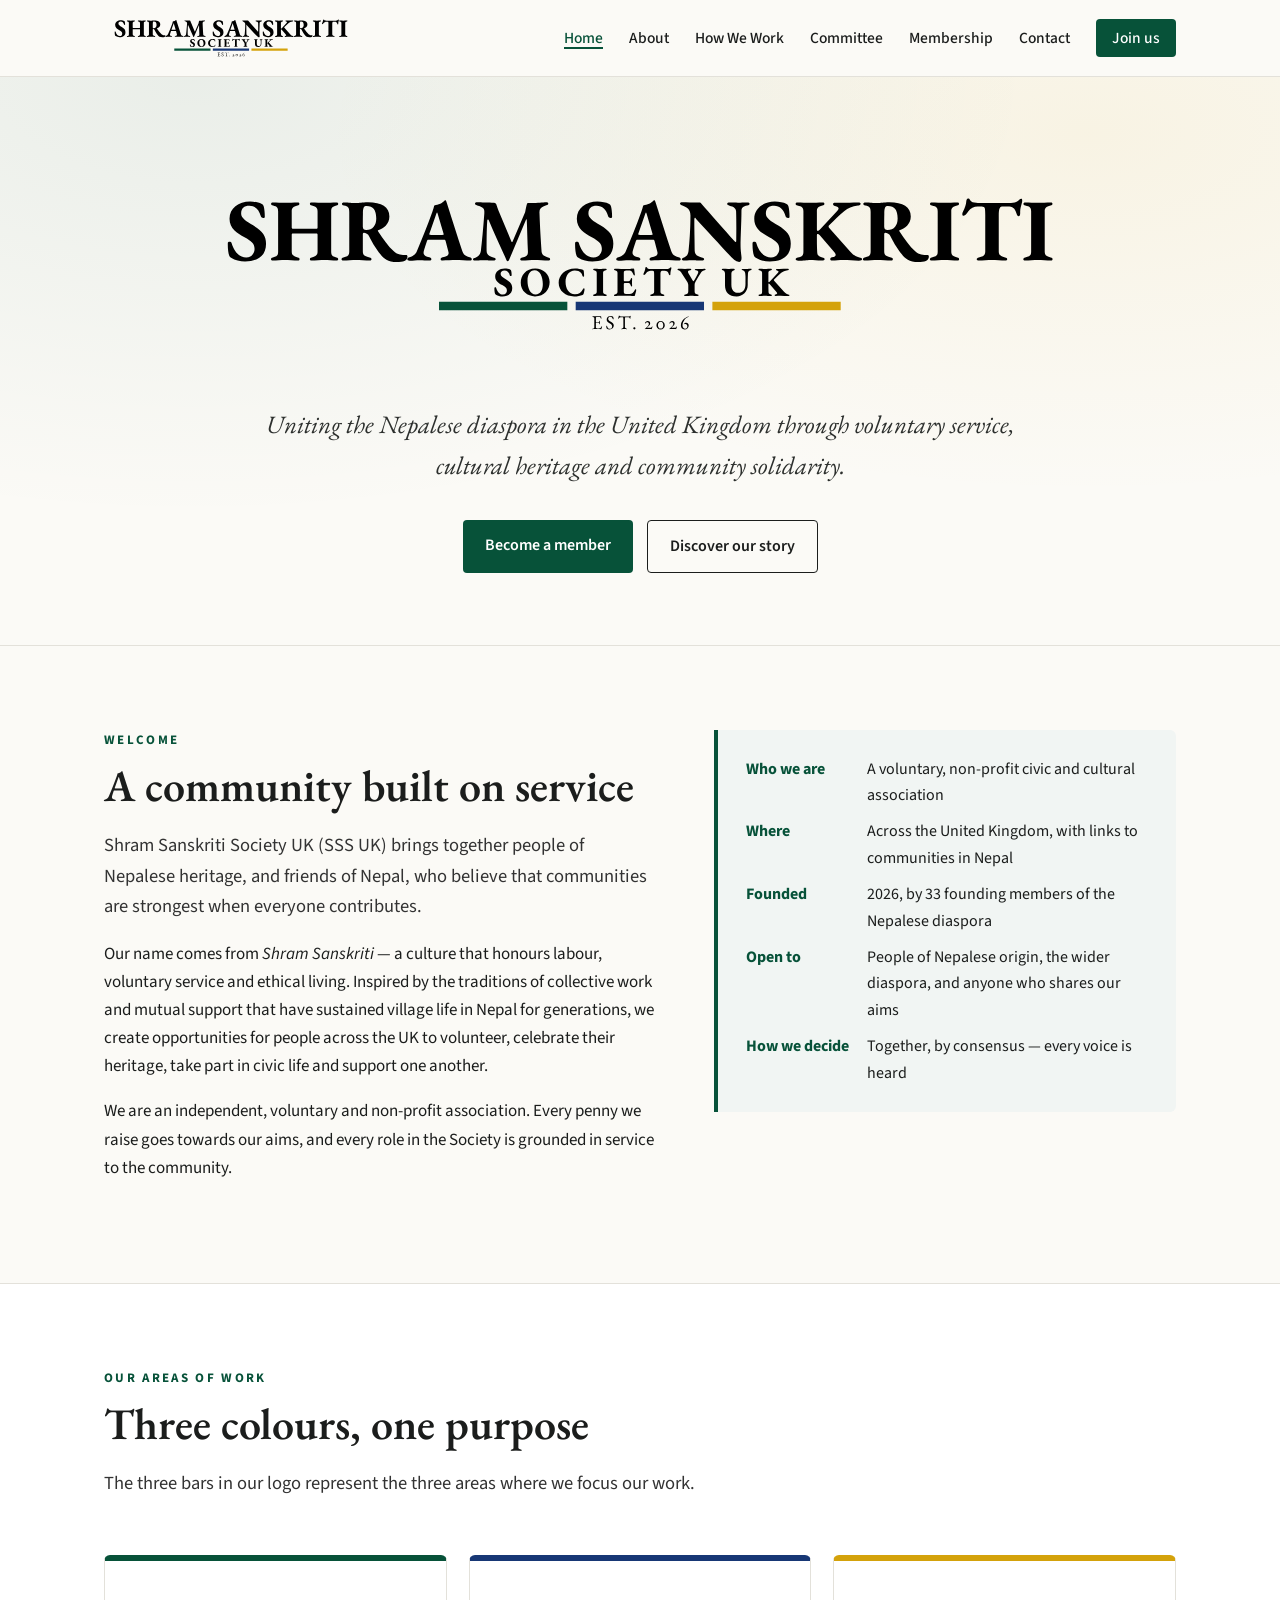
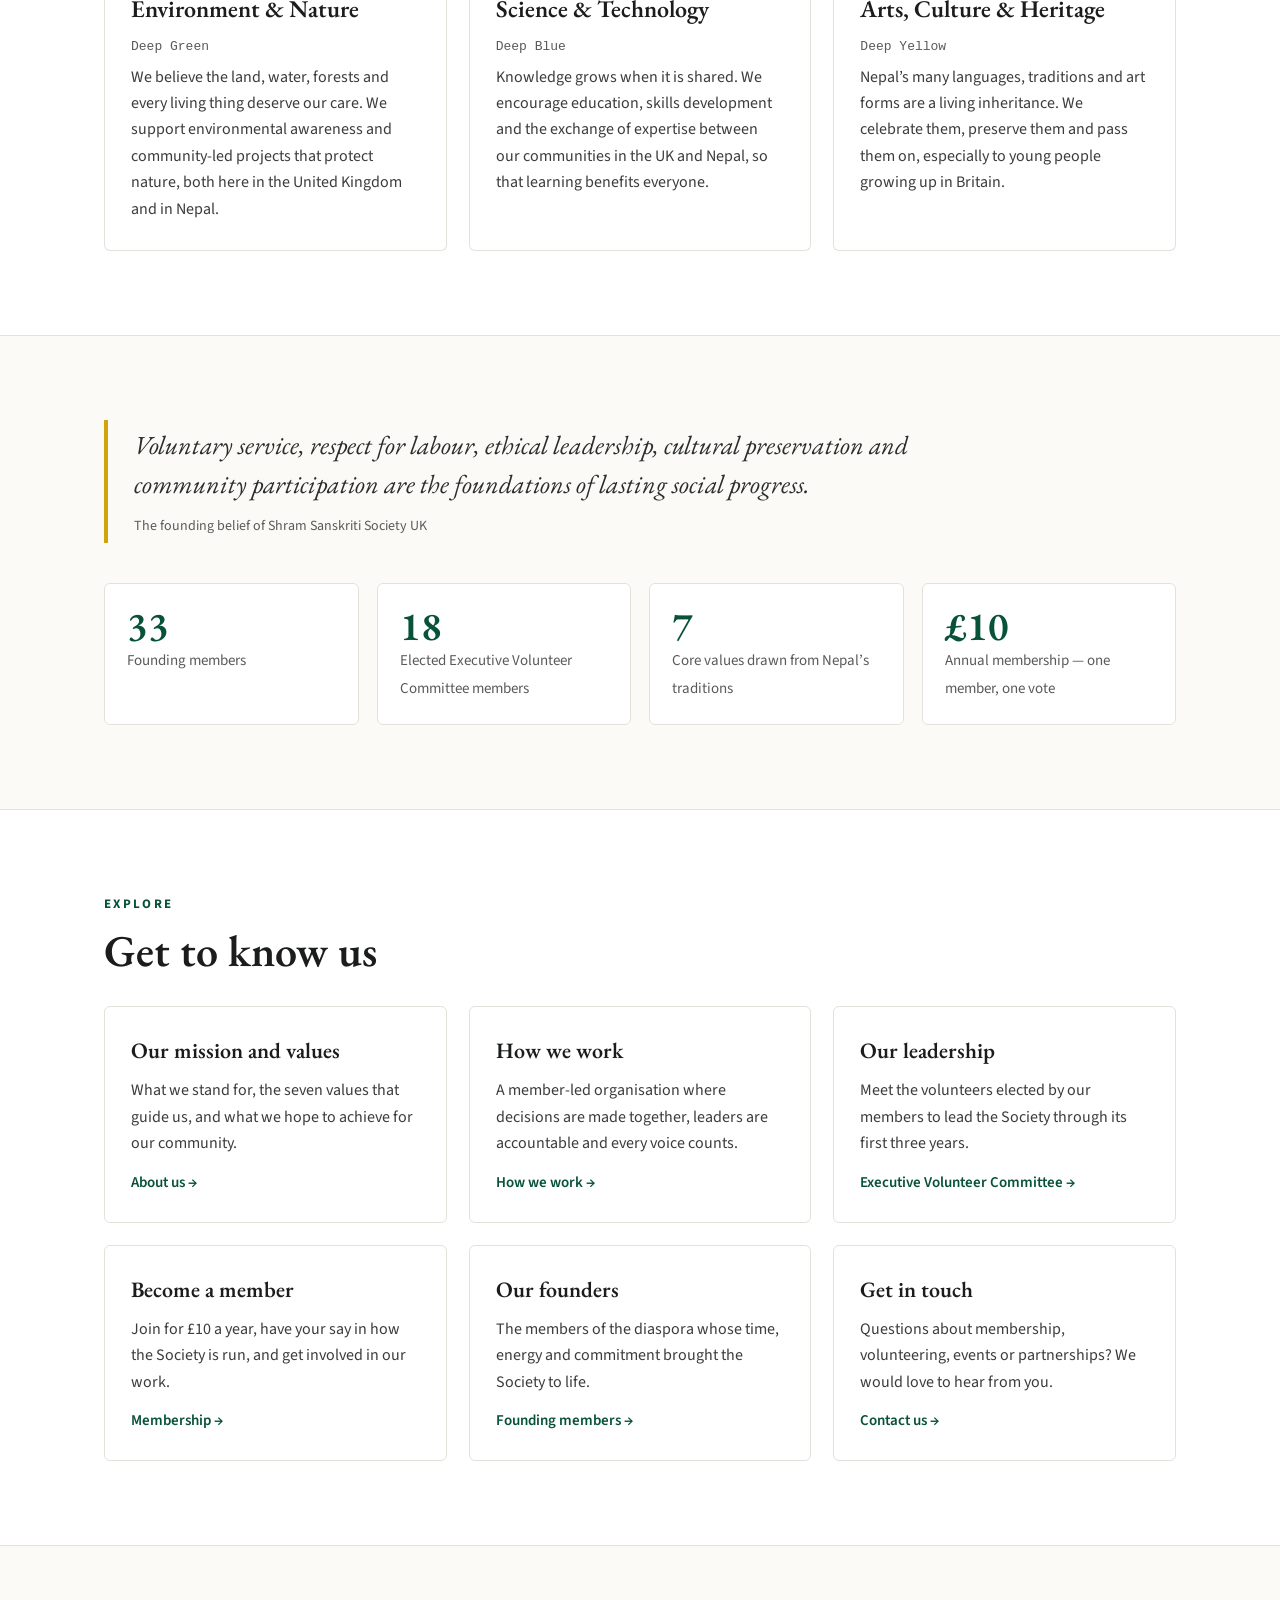
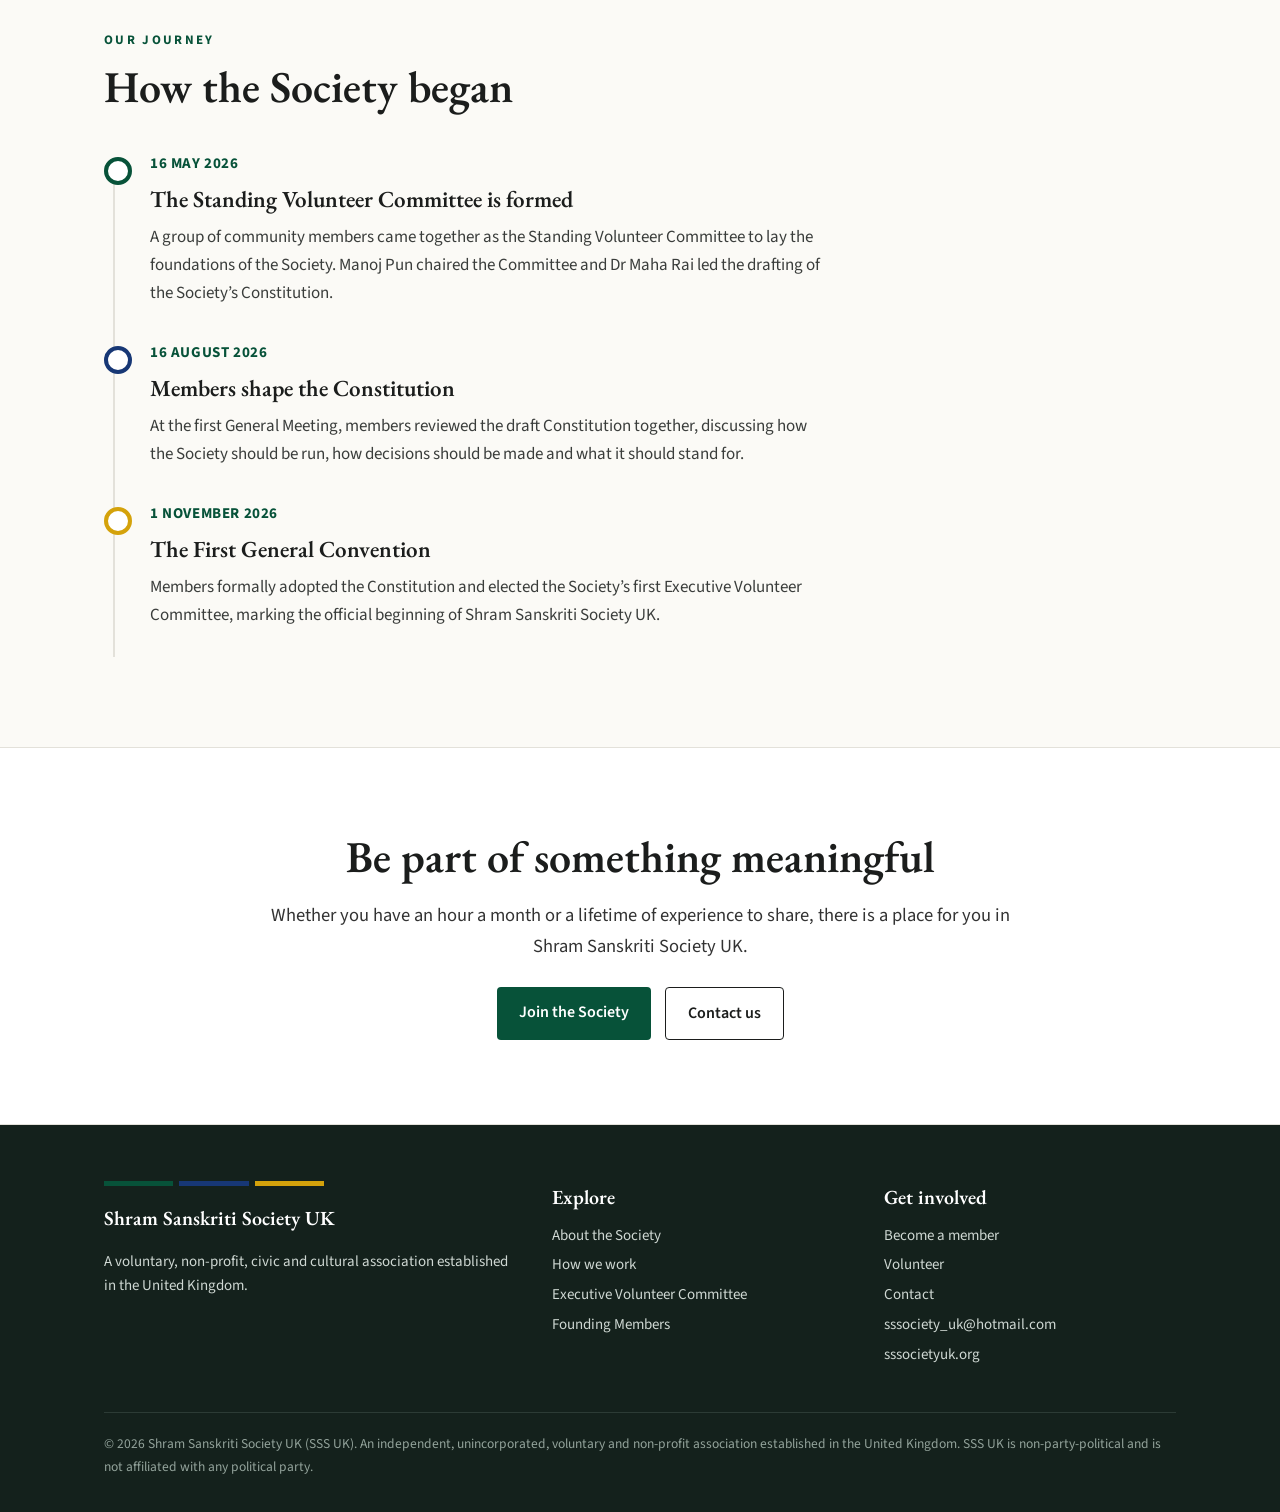
<file: index.html>
<!DOCTYPE html>
<html lang="en-GB">
<head>
<meta charset="utf-8">
<meta name="viewport" content="width=device-width, initial-scale=1">
<title>Shram Sanskriti Society UK (SSS UK)</title>
<meta name="description" content="Shram Sanskriti Society UK is a voluntary, non-profit civic and cultural association uniting the Nepalese diaspora in the United Kingdom through service, heritage and community.">
<link rel="icon" href="favicon.svg" type="image/svg+xml">
<link rel="preconnect" href="https://fonts.googleapis.com">
<link rel="preconnect" href="https://fonts.gstatic.com" crossorigin>
<link href="https://fonts.googleapis.com/css2?family=EB+Garamond:ital,wght@0,400;0,500;0,600;0,700;1,400&family=Source+Sans+3:wght@400;500;600;700&display=swap" rel="stylesheet">
<link rel="stylesheet" href="styles.css">
</head>
<body>
<header class="top">
  <div class="wrap nav">
    <a class="brand" href="index.html"><img src="logo.svg" alt="Shram Sanskriti Society UK — home" width="254" height="56"></a>
    <button class="menu-btn" aria-expanded="false" aria-controls="navlist">Menu</button>
    <ul id="navlist"><li><a href="index.html" class="active">Home</a></li><li><a href="about.html">About</a></li><li><a href="governance.html">How We Work</a></li><li><a href="committee.html">Committee</a></li><li><a href="membership.html">Membership</a></li><li><a href="contact.html">Contact</a></li><li><a class="join-btn" href="membership.html#join">Join us</a></li></ul>
  </div>
</header>
<main id="main">

<div class="hero">
  <div class="wrap">
    <h1 class="logo"><img src="logo.svg" alt="Shram Sanskriti Society UK — Est. 2026" width="900" height="199"></h1>
    <p class="lede">Uniting the Nepalese diaspora in the United Kingdom through voluntary service, cultural heritage and community solidarity.</p>
    <div class="cta">
      <a class="btn primary" href="membership.html#join">Become a member</a>
      <a class="btn ghost" href="about.html">Discover our story</a>
    </div>
  </div>
</div>

<section>
  <div class="wrap">
    <div class="about-grid">
      <div>
        <p class="eyebrow">Welcome</p>
        <h2>A community built on service</h2>
        <p class="intro">Shram Sanskriti Society UK (SSS UK) brings together people of Nepalese heritage, and friends of Nepal, who believe that communities are strongest when everyone contributes.</p>
        <p>Our name comes from <em>Shram Sanskriti</em> — a culture that honours labour, voluntary service and ethical living. Inspired by the traditions of collective work and mutual support that have sustained village life in Nepal for generations, we create opportunities for people across the UK to volunteer, celebrate their heritage, take part in civic life and support one another.</p>
        <p>We are an independent, voluntary and non-profit association. Every penny we raise goes towards our aims, and every role in the Society is grounded in service to the community.</p>
      </div>
      <aside class="facts">
        <dl>
          <dt>Who we are</dt><dd>A voluntary, non-profit civic and cultural association</dd>
          <dt>Where</dt><dd>Across the United Kingdom, with links to communities in Nepal</dd>
          <dt>Founded</dt><dd>2026, by 33 founding members of the Nepalese diaspora</dd>
          <dt>Open to</dt><dd>People of Nepalese origin, the wider diaspora, and anyone who shares our aims</dd>
          <dt>How we decide</dt><dd>Together, by consensus — every voice is heard</dd>
        </dl>
      </aside>
    </div>
  </div>
</section>

<section class="alt">
  <div class="wrap">
    <p class="eyebrow">Our areas of work</p>
    <h2>Three colours, one purpose</h2>
    <p class="intro">The three bars in our logo represent the three areas where we focus our work.</p>
    <div class="pillars">
  <div class="pillar g"><h3>Environment &amp; Nature</h3><div class="hex">Deep Green</div><p>We believe the land, water, forests and every living thing deserve our care. We support environmental awareness and community-led projects that protect nature, both here in the United Kingdom and in Nepal.</p></div>
  <div class="pillar b"><h3>Science &amp; Technology</h3><div class="hex">Deep Blue</div><p>Knowledge grows when it is shared. We encourage education, skills development and the exchange of expertise between our communities in the UK and Nepal, so that learning benefits everyone.</p></div>
  <div class="pillar y"><h3>Arts, Culture &amp; Heritage</h3><div class="hex">Deep Yellow</div><p>Nepal’s many languages, traditions and art forms are a living inheritance. We celebrate them, preserve them and pass them on, especially to young people growing up in Britain.</p></div>
</div>
  </div>
</section>

<section>
  <div class="wrap">
    <blockquote class="quote">Voluntary service, respect for labour, ethical leadership, cultural preservation and community participation are the foundations of lasting social progress.<cite>The founding belief of Shram Sanskriti Society UK</cite></blockquote>
    <div class="stat-row">
      <div class="stat"><b>33</b><span>Founding members</span></div>
      <div class="stat"><b>18</b><span>Elected Executive Volunteer Committee members</span></div>
      <div class="stat"><b>7</b><span>Core values drawn from Nepal’s traditions</span></div>
      <div class="stat"><b>£10</b><span>Annual membership — one member, one vote</span></div>
    </div>
  </div>
</section>

<section class="alt">
  <div class="wrap">
    <p class="eyebrow">Explore</p>
    <h2>Get to know us</h2>
    <div class="three" style="margin-top:30px">
      <a class="card" href="about.html"><h3>Our mission and values</h3><p>What we stand for, the seven values that guide us, and what we hope to achieve for our community.</p><span class="more">About us →</span></a>
      <a class="card" href="governance.html"><h3>How we work</h3><p>A member-led organisation where decisions are made together, leaders are accountable and every voice counts.</p><span class="more">How we work →</span></a>
      <a class="card" href="committee.html"><h3>Our leadership</h3><p>Meet the volunteers elected by our members to lead the Society through its first three years.</p><span class="more">Executive Volunteer Committee →</span></a>
      <a class="card" href="membership.html"><h3>Become a member</h3><p>Join for £10 a year, have your say in how the Society is run, and get involved in our work.</p><span class="more">Membership →</span></a>
      <a class="card" href="founders.html"><h3>Our founders</h3><p>The members of the diaspora whose time, energy and commitment brought the Society to life.</p><span class="more">Founding members →</span></a>
      <a class="card" href="contact.html"><h3>Get in touch</h3><p>Questions about membership, volunteering, events or partnerships? We would love to hear from you.</p><span class="more">Contact us →</span></a>
    </div>
  </div>
</section>

<section>
  <div class="wrap">
    <p class="eyebrow">Our journey</p>
    <h2>How the Society began</h2>
    <ol class="timeline">
  <li><div class="date">16 May 2026</div><h3>The Standing Volunteer Committee is formed</h3><p>A group of community members came together as the Standing Volunteer Committee to lay the foundations of the Society. Manoj Pun chaired the Committee and Dr Maha Rai led the drafting of the Society’s Constitution.</p></li>
  <li><div class="date">16 August 2026</div><h3>Members shape the Constitution</h3><p>At the first General Meeting, members reviewed the draft Constitution together, discussing how the Society should be run, how decisions should be made and what it should stand for.</p></li>
  <li><div class="date">1 November 2026</div><h3>The First General Convention</h3><p>Members formally adopted the Constitution and elected the Society’s first Executive Volunteer Committee, marking the official beginning of Shram Sanskriti Society UK.</p></li>
</ol>
  </div>
</section>

<section class="alt">
  <div class="wrap" style="text-align:center">
    <h2>Be part of something meaningful</h2>
    <p class="intro" style="margin:0 auto">Whether you have an hour a month or a lifetime of experience to share, there is a place for you in Shram Sanskriti Society UK.</p>
    <div class="cta" style="margin-top:26px;display:flex;gap:14px;justify-content:center;flex-wrap:wrap"><a class="btn primary" href="membership.html#join">Join the Society</a><a class="btn ghost" href="contact.html">Contact us</a></div>
  </div>
</section>

</main>
<footer>
  <div class="wrap">
    <div class="f-grid">
      <div>
        <div class="bars"><i></i><i></i><i></i></div>
        <h4>Shram Sanskriti Society UK</h4>
        <p>A voluntary, non-profit, civic and cultural association established in the United Kingdom.</p>
      </div>
      <div>
        <h4>Explore</h4>
        <ul>
          <li><a href="about.html">About the Society</a></li>
          <li><a href="governance.html">How we work</a></li>
          <li><a href="committee.html">Executive Volunteer Committee</a></li>
          <li><a href="founders.html">Founding Members</a></li>
        </ul>
      </div>
      <div>
        <h4>Get involved</h4>
        <ul>
          <li><a href="membership.html#join">Become a member</a></li>
          <li><a href="membership.html#volunteer">Volunteer</a></li>
          <li><a href="contact.html">Contact</a></li>
          <li><a href="mailto:sssociety_uk@hotmail.com">sssociety_uk@hotmail.com</a></li>
          <li>sssocietyuk.org</li>
        </ul>
      </div>
    </div>
    <div class="legal">© 2026 Shram Sanskriti Society UK (SSS UK). An independent, unincorporated, voluntary and non-profit association established in the United Kingdom. SSS UK is non-party-political and is not affiliated with any political party.</div>
  </div>
</footer>
<script src="script.js"></script>
</body>
</html>
</file>
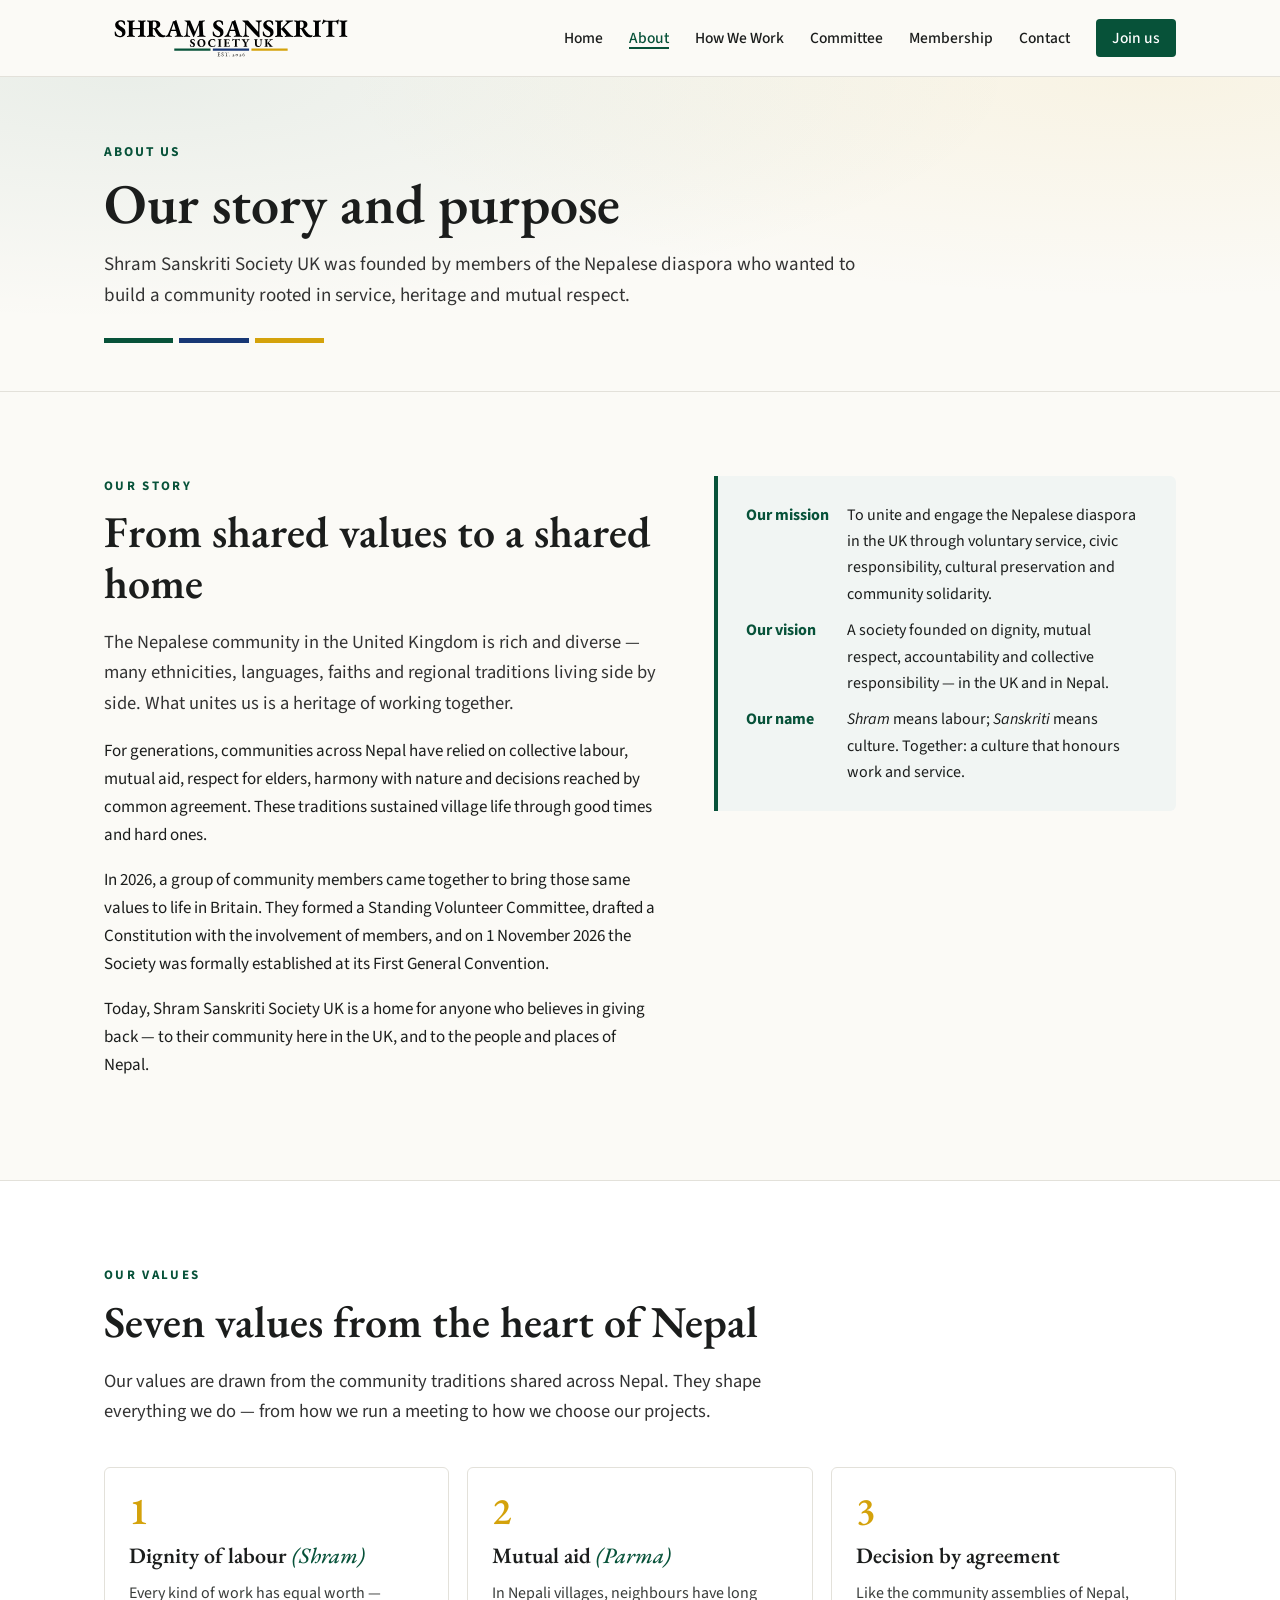
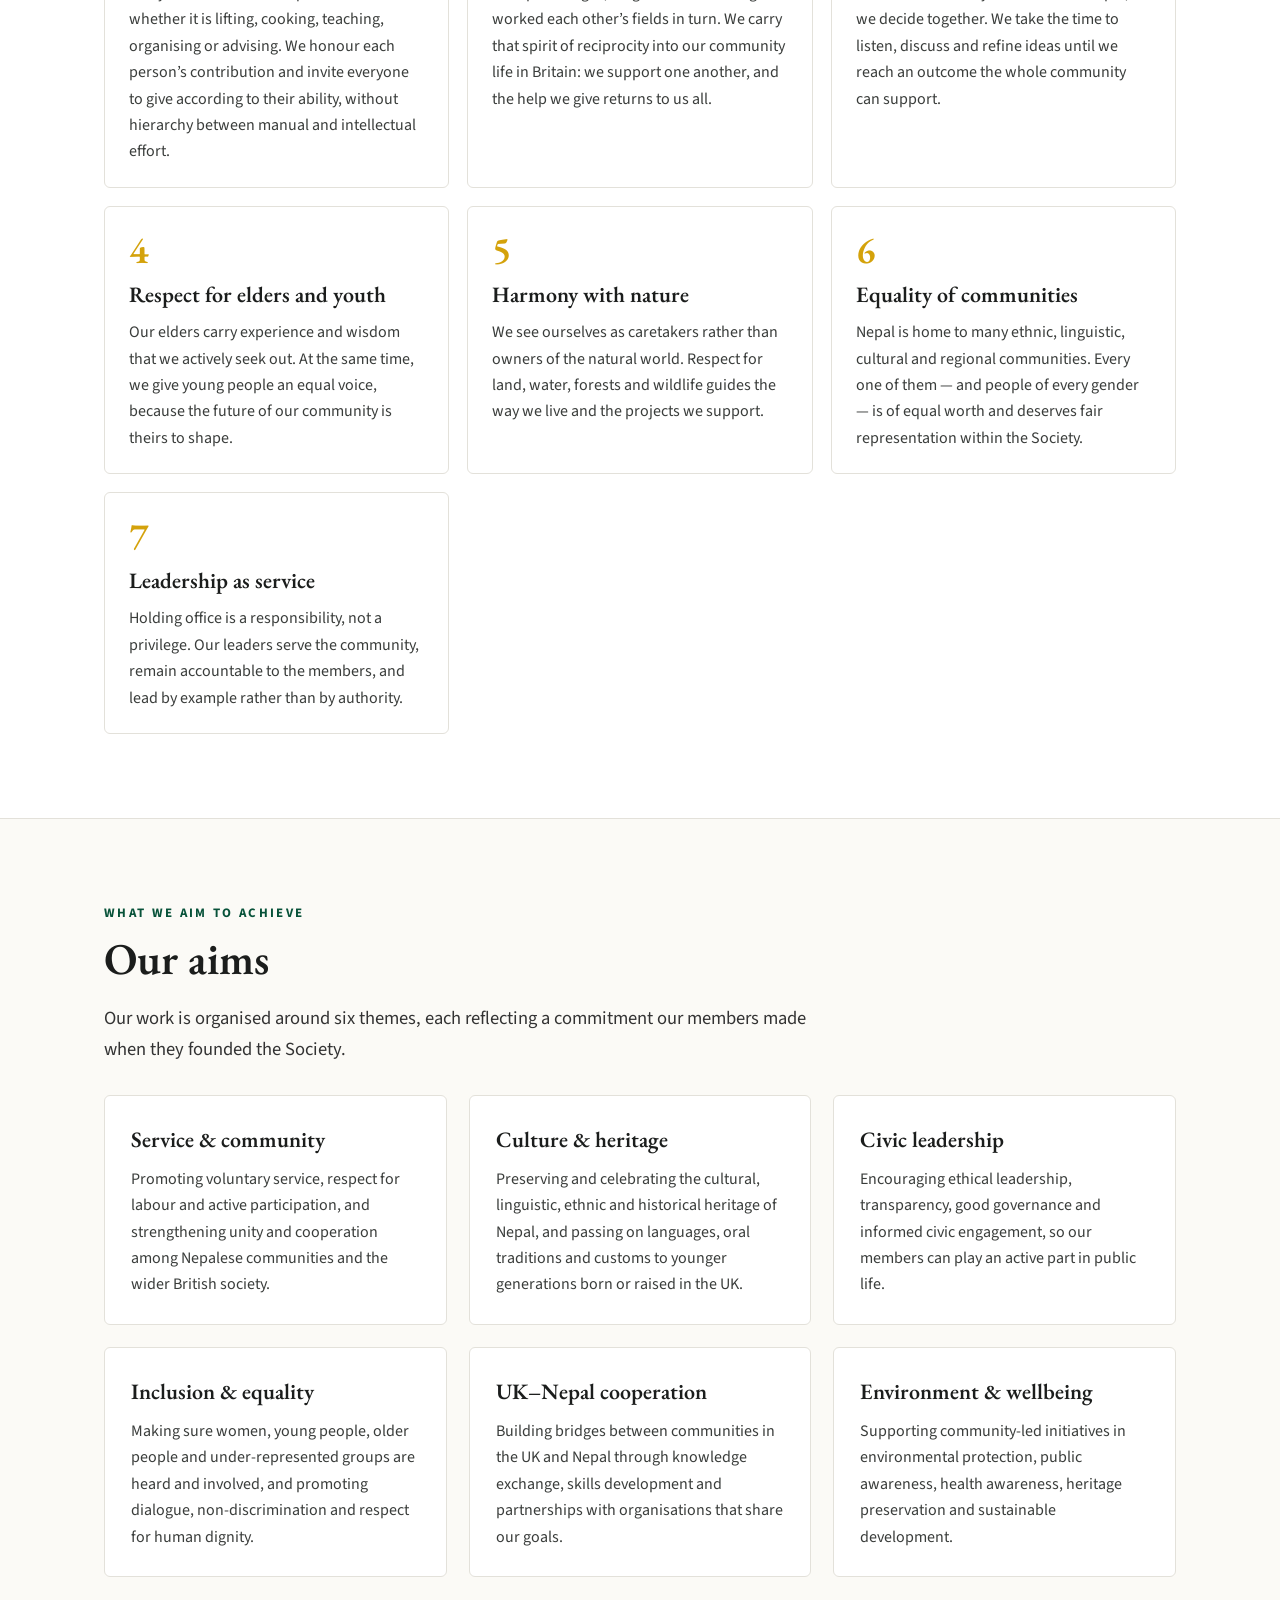
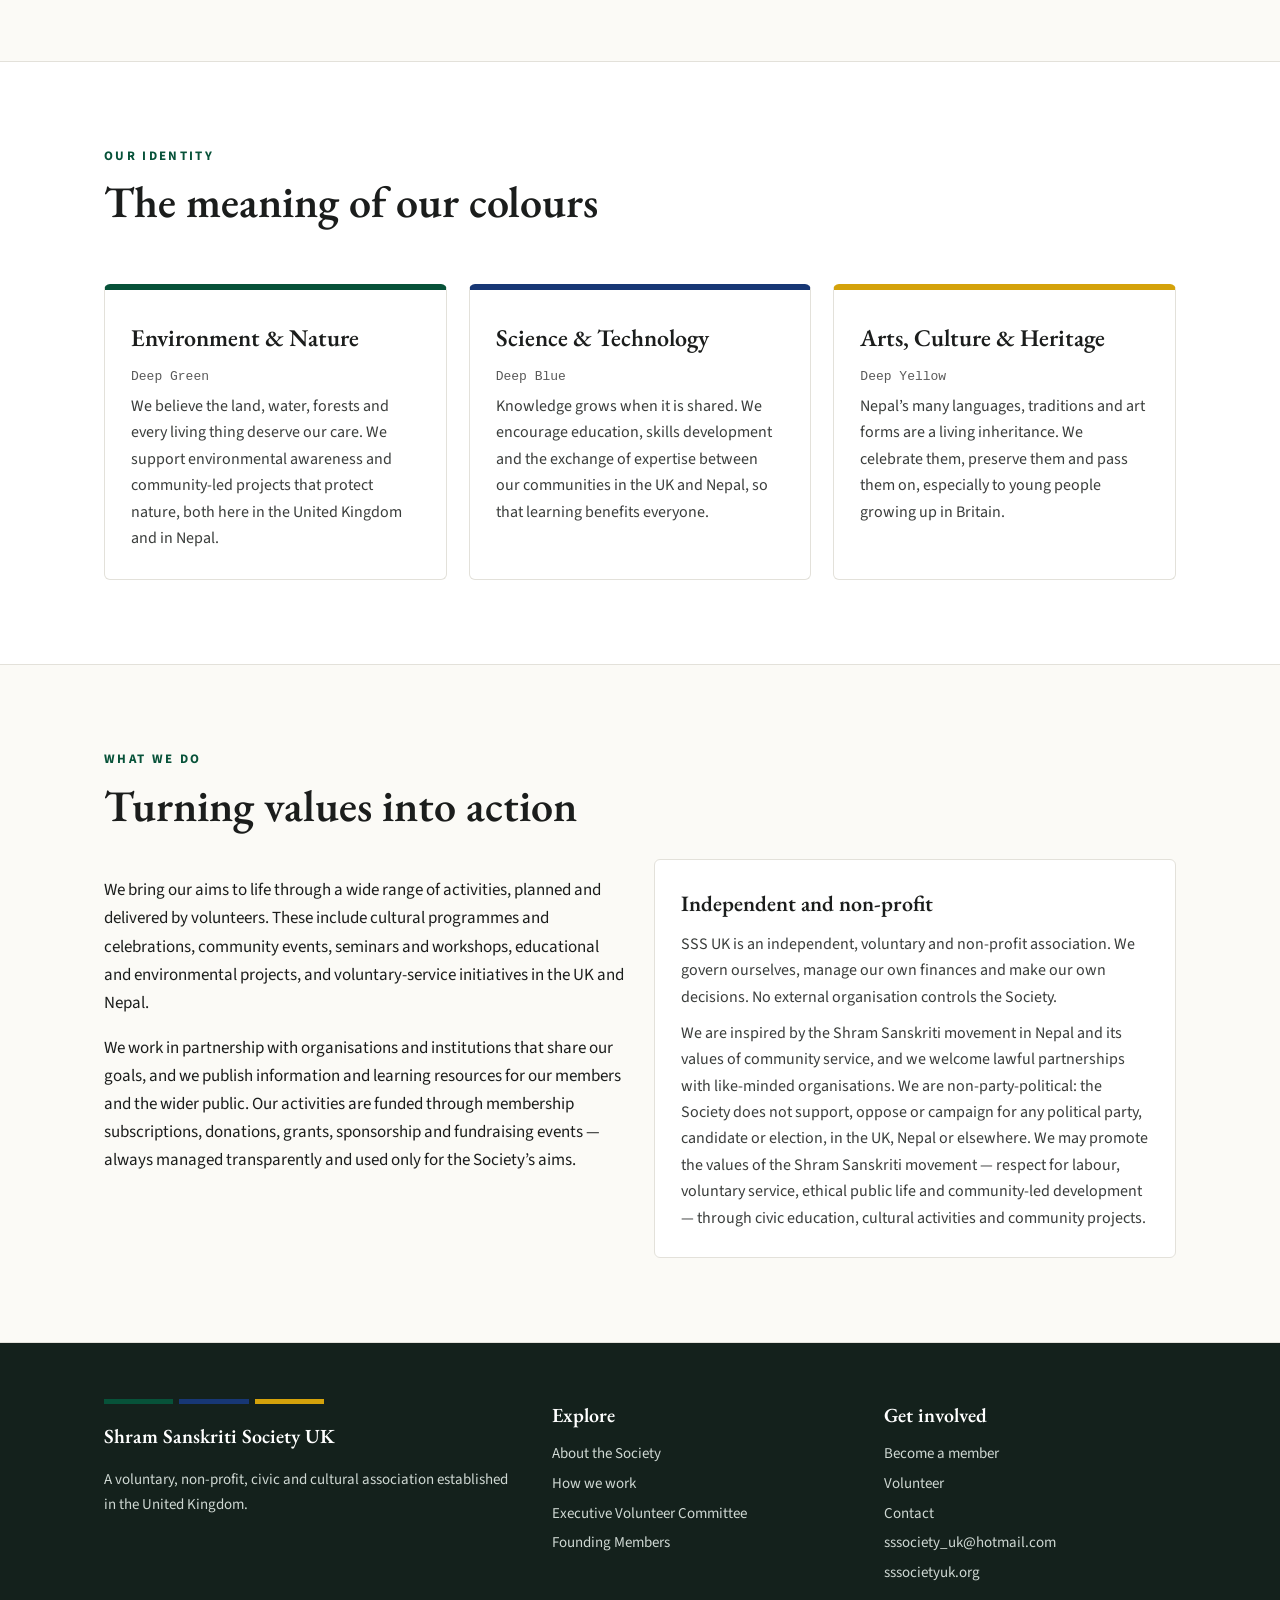
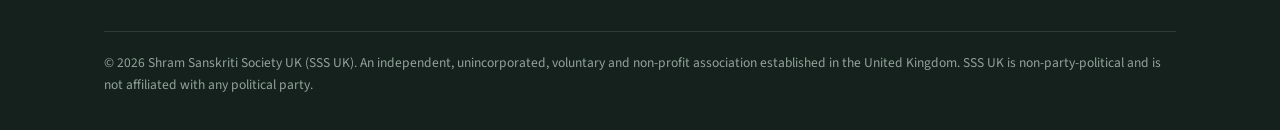
<file: about.html>
<!DOCTYPE html>
<html lang="en-GB">
<head>
<meta charset="utf-8">
<meta name="viewport" content="width=device-width, initial-scale=1">
<title>About Us · Shram Sanskriti Society UK</title>
<meta name="description" content="The story, mission, values and aims of Shram Sanskriti Society UK.">
<link rel="icon" href="favicon.svg" type="image/svg+xml">
<link rel="preconnect" href="https://fonts.googleapis.com">
<link rel="preconnect" href="https://fonts.gstatic.com" crossorigin>
<link href="https://fonts.googleapis.com/css2?family=EB+Garamond:ital,wght@0,400;0,500;0,600;0,700;1,400&family=Source+Sans+3:wght@400;500;600;700&display=swap" rel="stylesheet">
<link rel="stylesheet" href="styles.css">
</head>
<body>
<header class="top">
  <div class="wrap nav">
    <a class="brand" href="index.html"><img src="logo.svg" alt="Shram Sanskriti Society UK — home" width="254" height="56"></a>
    <button class="menu-btn" aria-expanded="false" aria-controls="navlist">Menu</button>
    <ul id="navlist"><li><a href="index.html">Home</a></li><li><a href="about.html" class="active">About</a></li><li><a href="governance.html">How We Work</a></li><li><a href="committee.html">Committee</a></li><li><a href="membership.html">Membership</a></li><li><a href="contact.html">Contact</a></li><li><a class="join-btn" href="membership.html#join">Join us</a></li></ul>
  </div>
</header>
<main id="main">

<div class="page-hero"><div class="wrap"><div class="crumb">About us</div><h1>Our story and purpose</h1><p>Shram Sanskriti Society UK was founded by members of the Nepalese diaspora who wanted to build a community rooted in service, heritage and mutual respect.</p><div class="bars"><i></i><i></i><i></i></div></div></div>

<section>
  <div class="wrap">
    <div class="about-grid">
      <div>
        <p class="eyebrow">Our story</p>
        <h2>From shared values to a shared home</h2>
        <p class="intro">The Nepalese community in the United Kingdom is rich and diverse — many ethnicities, languages, faiths and regional traditions living side by side. What unites us is a heritage of working together.</p>
        <p>For generations, communities across Nepal have relied on collective labour, mutual aid, respect for elders, harmony with nature and decisions reached by common agreement. These traditions sustained village life through good times and hard ones.</p>
        <p>In 2026, a group of community members came together to bring those same values to life in Britain. They formed a Standing Volunteer Committee, drafted a Constitution with the involvement of members, and on 1 November 2026 the Society was formally established at its First General Convention.</p>
        <p>Today, Shram Sanskriti Society UK is a home for anyone who believes in giving back — to their community here in the UK, and to the people and places of Nepal.</p>
      </div>
      <aside class="facts">
        <dl>
          <dt>Our mission</dt><dd>To unite and engage the Nepalese diaspora in the UK through voluntary service, civic responsibility, cultural preservation and community solidarity.</dd>
          <dt>Our vision</dt><dd>A society founded on dignity, mutual respect, accountability and collective responsibility — in the UK and in Nepal.</dd>
          <dt>Our name</dt><dd><em>Shram</em> means labour; <em>Sanskriti</em> means culture. Together: a culture that honours work and service.</dd>
        </dl>
      </aside>
    </div>
  </div>
</section>

<section class="alt" id="values">
  <div class="wrap">
    <p class="eyebrow">Our values</p>
    <h2>Seven values from the heart of Nepal</h2>
    <p class="intro">Our values are drawn from the community traditions shared across Nepal. They shape everything we do — from how we run a meeting to how we choose our projects.</p>
    <div class="principles"><div class="principle"><div class="n">1</div><h3>Dignity of labour <em>(Shram)</em></h3><p>Every kind of work has equal worth — whether it is lifting, cooking, teaching, organising or advising. We honour each person’s contribution and invite everyone to give according to their ability, without hierarchy between manual and intellectual effort.</p></div><div class="principle"><div class="n">2</div><h3>Mutual aid <em>(Parma)</em></h3><p>In Nepali villages, neighbours have long worked each other’s fields in turn. We carry that spirit of reciprocity into our community life in Britain: we support one another, and the help we give returns to us all.</p></div><div class="principle"><div class="n">3</div><h3>Decision by agreement</h3><p>Like the community assemblies of Nepal, we decide together. We take the time to listen, discuss and refine ideas until we reach an outcome the whole community can support.</p></div><div class="principle"><div class="n">4</div><h3>Respect for elders and youth</h3><p>Our elders carry experience and wisdom that we actively seek out. At the same time, we give young people an equal voice, because the future of our community is theirs to shape.</p></div><div class="principle"><div class="n">5</div><h3>Harmony with nature</h3><p>We see ourselves as caretakers rather than owners of the natural world. Respect for land, water, forests and wildlife guides the way we live and the projects we support.</p></div><div class="principle"><div class="n">6</div><h3>Equality of communities</h3><p>Nepal is home to many ethnic, linguistic, cultural and regional communities. Every one of them — and people of every gender — is of equal worth and deserves fair representation within the Society.</p></div><div class="principle"><div class="n">7</div><h3>Leadership as service</h3><p>Holding office is a responsibility, not a privilege. Our leaders serve the community, remain accountable to the members, and lead by example rather than by authority.</p></div></div>
  </div>
</section>

<section id="aims">
  <div class="wrap">
    <p class="eyebrow">What we aim to achieve</p>
    <h2>Our aims</h2>
    <p class="intro">Our work is organised around six themes, each reflecting a commitment our members made when they founded the Society.</p>
    <div class="three" style="margin-top:30px">
      <div class="card"><h3>Service &amp; community</h3><p>Promoting voluntary service, respect for labour and active participation, and strengthening unity and cooperation among Nepalese communities and the wider British society.</p></div>
      <div class="card"><h3>Culture &amp; heritage</h3><p>Preserving and celebrating the cultural, linguistic, ethnic and historical heritage of Nepal, and passing on languages, oral traditions and customs to younger generations born or raised in the UK.</p></div>
      <div class="card"><h3>Civic leadership</h3><p>Encouraging ethical leadership, transparency, good governance and informed civic engagement, so our members can play an active part in public life.</p></div>
      <div class="card"><h3>Inclusion &amp; equality</h3><p>Making sure women, young people, older people and under-represented groups are heard and involved, and promoting dialogue, non-discrimination and respect for human dignity.</p></div>
      <div class="card"><h3>UK–Nepal cooperation</h3><p>Building bridges between communities in the UK and Nepal through knowledge exchange, skills development and partnerships with organisations that share our goals.</p></div>
      <div class="card"><h3>Environment &amp; wellbeing</h3><p>Supporting community-led initiatives in environmental protection, public awareness, health awareness, heritage preservation and sustainable development.</p></div>
    </div>
  </div>
</section>

<section class="alt">
  <div class="wrap">
    <p class="eyebrow">Our identity</p>
    <h2>The meaning of our colours</h2>
    <div class="pillars">
  <div class="pillar g"><h3>Environment &amp; Nature</h3><div class="hex">Deep Green</div><p>We believe the land, water, forests and every living thing deserve our care. We support environmental awareness and community-led projects that protect nature, both here in the United Kingdom and in Nepal.</p></div>
  <div class="pillar b"><h3>Science &amp; Technology</h3><div class="hex">Deep Blue</div><p>Knowledge grows when it is shared. We encourage education, skills development and the exchange of expertise between our communities in the UK and Nepal, so that learning benefits everyone.</p></div>
  <div class="pillar y"><h3>Arts, Culture &amp; Heritage</h3><div class="hex">Deep Yellow</div><p>Nepal’s many languages, traditions and art forms are a living inheritance. We celebrate them, preserve them and pass them on, especially to young people growing up in Britain.</p></div>
</div>
  </div>
</section>

<section>
  <div class="wrap">
    <p class="eyebrow">What we do</p>
    <h2>Turning values into action</h2>
    <div class="two" style="margin-top:28px">
      <div>
        <p>We bring our aims to life through a wide range of activities, planned and delivered by volunteers. These include cultural programmes and celebrations, community events, seminars and workshops, educational and environmental projects, and voluntary-service initiatives in the UK and Nepal.</p>
        <p>We work in partnership with organisations and institutions that share our goals, and we publish information and learning resources for our members and the wider public. Our activities are funded through membership subscriptions, donations, grants, sponsorship and fundraising events — always managed transparently and used only for the Society’s aims.</p>
      </div>
      <div class="card">
        <h3>Independent and non-profit</h3>
        <p>SSS UK is an independent, voluntary and non-profit association. We govern ourselves, manage our own finances and make our own decisions. No external organisation controls the Society.</p>
        <p style="margin-top:10px">We are inspired by the Shram Sanskriti movement in Nepal and its values of community service, and we welcome lawful partnerships with like-minded organisations. We are non-party-political: the Society does not support, oppose or campaign for any political party, candidate or election, in the UK, Nepal or elsewhere. We may promote the values of the Shram Sanskriti movement — respect for labour, voluntary service, ethical public life and community-led development — through civic education, cultural activities and community projects.</p>
      </div>
    </div>
  </div>
</section>

</main>
<footer>
  <div class="wrap">
    <div class="f-grid">
      <div>
        <div class="bars"><i></i><i></i><i></i></div>
        <h4>Shram Sanskriti Society UK</h4>
        <p>A voluntary, non-profit, civic and cultural association established in the United Kingdom.</p>
      </div>
      <div>
        <h4>Explore</h4>
        <ul>
          <li><a href="about.html">About the Society</a></li>
          <li><a href="governance.html">How we work</a></li>
          <li><a href="committee.html">Executive Volunteer Committee</a></li>
          <li><a href="founders.html">Founding Members</a></li>
        </ul>
      </div>
      <div>
        <h4>Get involved</h4>
        <ul>
          <li><a href="membership.html#join">Become a member</a></li>
          <li><a href="membership.html#volunteer">Volunteer</a></li>
          <li><a href="contact.html">Contact</a></li>
          <li><a href="mailto:sssociety_uk@hotmail.com">sssociety_uk@hotmail.com</a></li>
          <li>sssocietyuk.org</li>
        </ul>
      </div>
    </div>
    <div class="legal">© 2026 Shram Sanskriti Society UK (SSS UK). An independent, unincorporated, voluntary and non-profit association established in the United Kingdom. SSS UK is non-party-political and is not affiliated with any political party.</div>
  </div>
</footer>
<script src="script.js"></script>
</body>
</html>
</file>
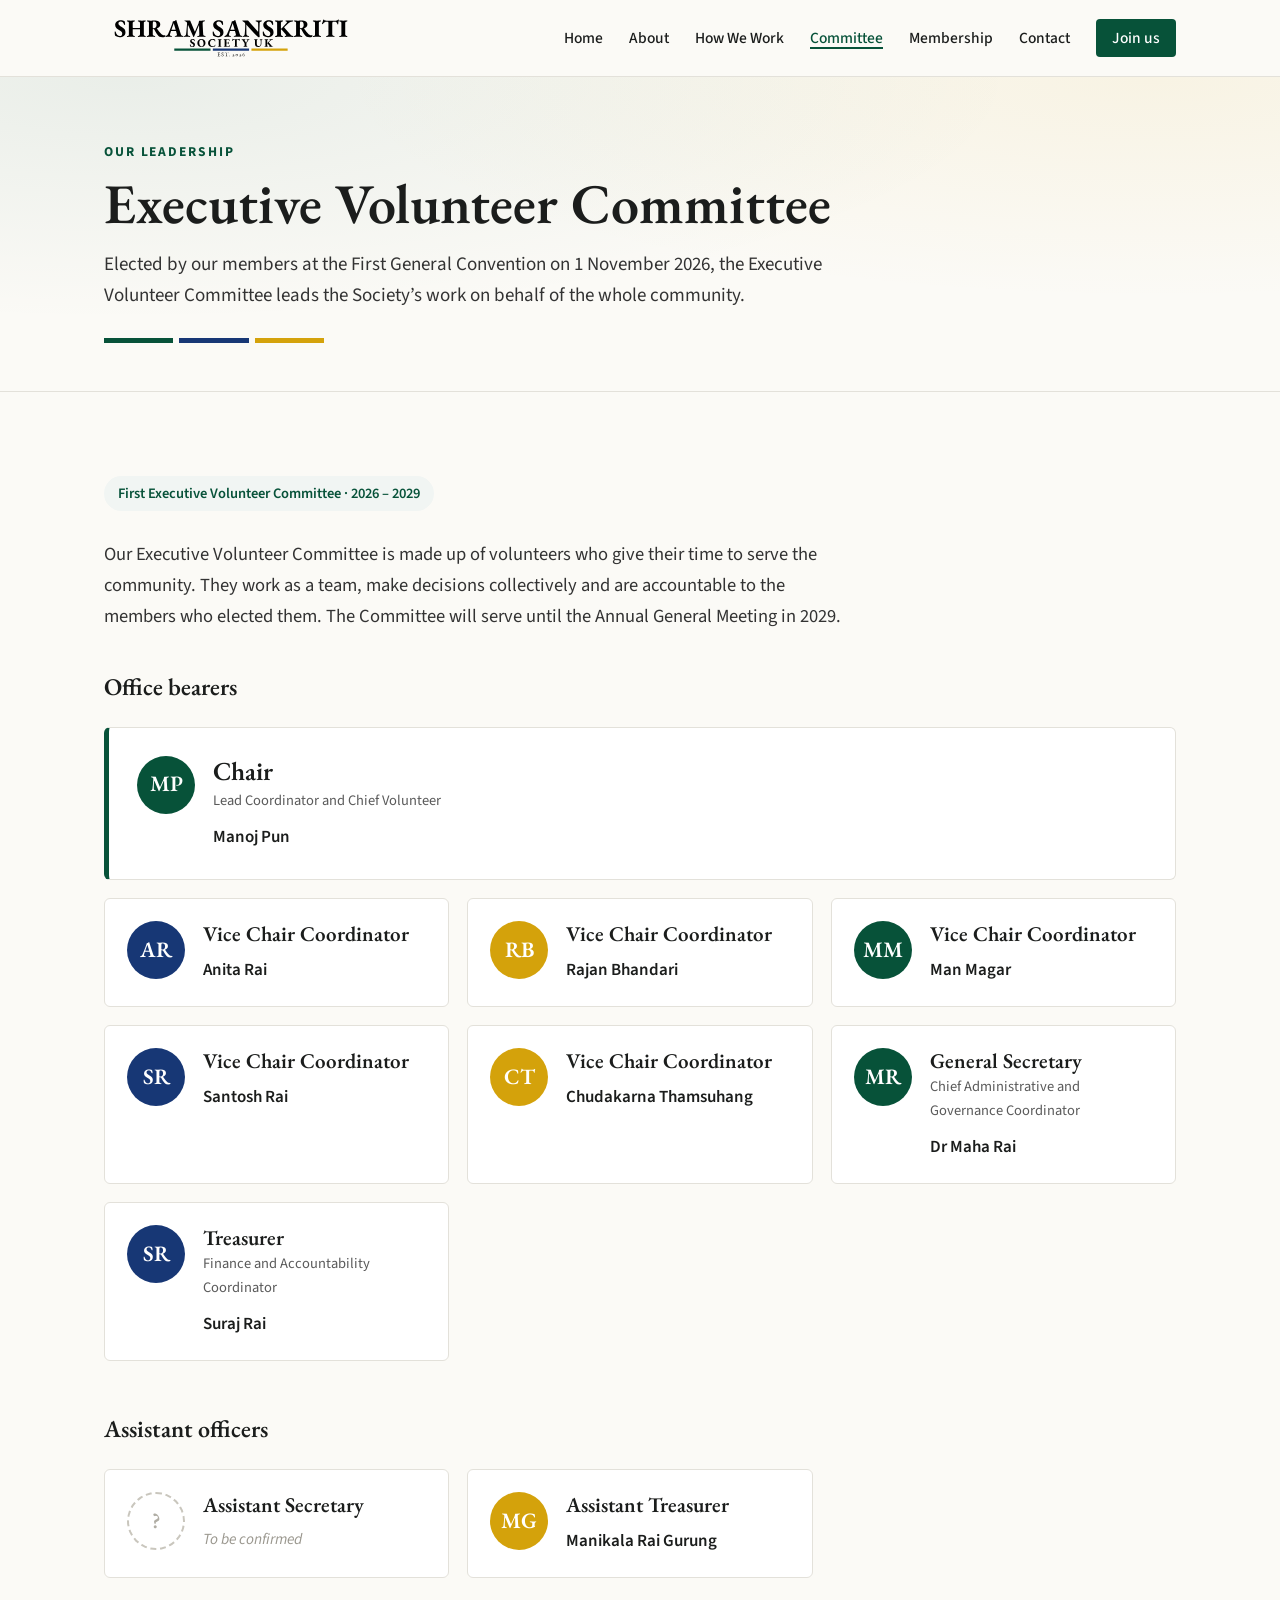
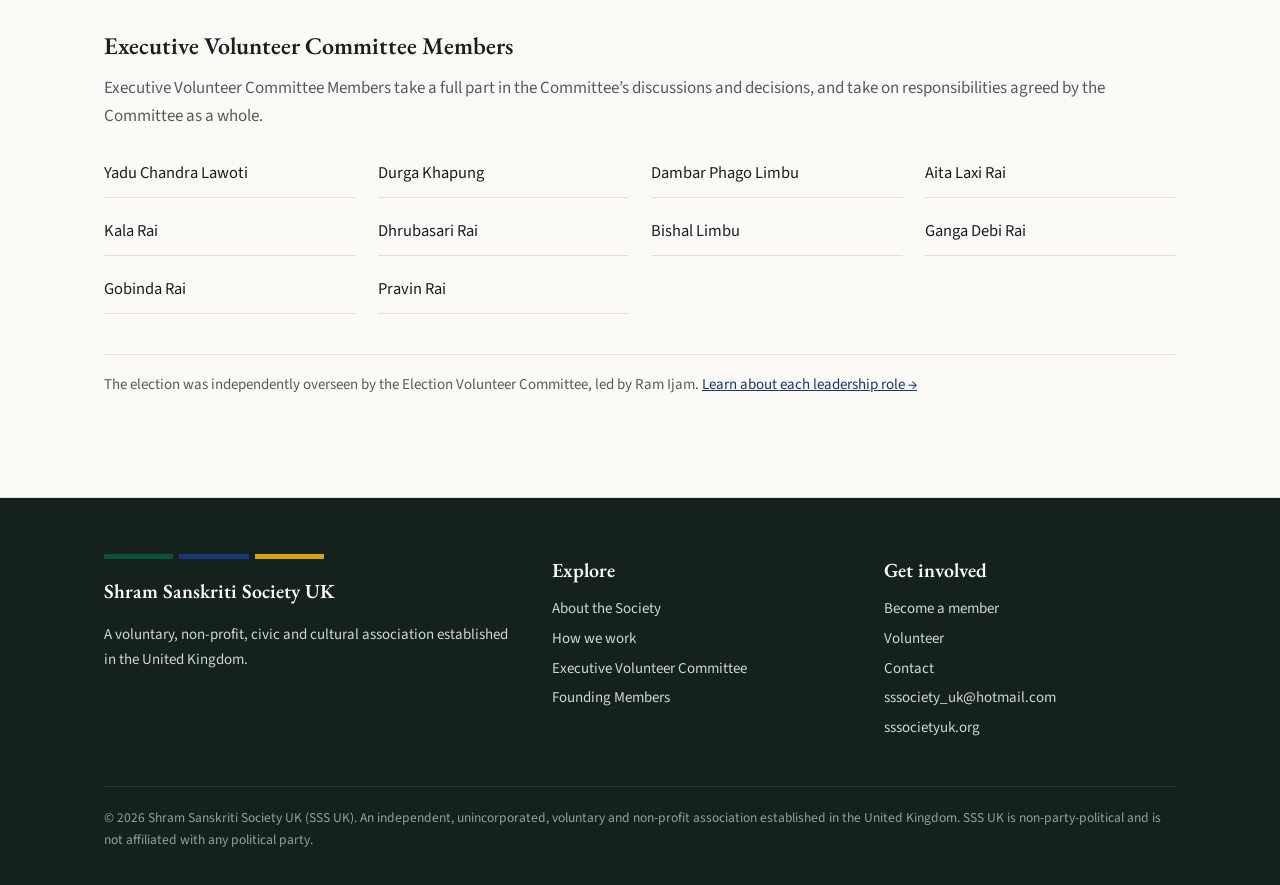
<file: committee.html>
<!DOCTYPE html>
<html lang="en-GB">
<head>
<meta charset="utf-8">
<meta name="viewport" content="width=device-width, initial-scale=1">
<title>Executive Volunteer Committee · Shram Sanskriti Society UK</title>
<meta name="description" content="Meet the first elected Executive Volunteer Committee of Shram Sanskriti Society UK, 2026–2029.">
<link rel="icon" href="favicon.svg" type="image/svg+xml">
<link rel="preconnect" href="https://fonts.googleapis.com">
<link rel="preconnect" href="https://fonts.gstatic.com" crossorigin>
<link href="https://fonts.googleapis.com/css2?family=EB+Garamond:ital,wght@0,400;0,500;0,600;0,700;1,400&family=Source+Sans+3:wght@400;500;600;700&display=swap" rel="stylesheet">
<link rel="stylesheet" href="styles.css">
</head>
<body>
<header class="top">
  <div class="wrap nav">
    <a class="brand" href="index.html"><img src="logo.svg" alt="Shram Sanskriti Society UK — home" width="254" height="56"></a>
    <button class="menu-btn" aria-expanded="false" aria-controls="navlist">Menu</button>
    <ul id="navlist"><li><a href="index.html">Home</a></li><li><a href="about.html">About</a></li><li><a href="governance.html">How We Work</a></li><li><a href="committee.html" class="active">Committee</a></li><li><a href="membership.html">Membership</a></li><li><a href="contact.html">Contact</a></li><li><a class="join-btn" href="membership.html#join">Join us</a></li></ul>
  </div>
</header>
<main id="main">

<div class="page-hero"><div class="wrap"><div class="crumb">Our leadership</div><h1>Executive Volunteer Committee</h1><p>Elected by our members at the First General Convention on 1 November 2026, the Executive Volunteer Committee leads the Society’s work on behalf of the whole community.</p><div class="bars"><i></i><i></i><i></i></div></div></div>
<section>
  <div class="wrap">
    <div class="term">First Executive Volunteer Committee · 2026 – 2029</div>
    <p class="intro" style="margin-top:0">Our Executive Volunteer Committee is made up of volunteers who give their time to serve the community. They work as a team, make decisions collectively and are accountable to the members who elected them. The Committee will serve until the Annual General Meeting in 2029.</p>

    <h3 class="sub" style="margin-top:36px">Office bearers</h3>
    <div class="officers" style="margin-top:20px"><article class="officer lead"><div class="avatar g">MP</div><div><div class="office">Chair</div><div class="role">Lead Coordinator and Chief Volunteer</div><div class="person">Manoj Pun</div></div></article>
<article class="officer"><div class="avatar b">AR</div><div><div class="office">Vice Chair Coordinator</div><div class="person">Anita Rai</div></div></article>
<article class="officer"><div class="avatar y">RB</div><div><div class="office">Vice Chair Coordinator</div><div class="person">Rajan Bhandari</div></div></article>
<article class="officer"><div class="avatar g">MM</div><div><div class="office">Vice Chair Coordinator</div><div class="person">Man Magar</div></div></article>
<article class="officer"><div class="avatar b">SR</div><div><div class="office">Vice Chair Coordinator</div><div class="person">Santosh Rai</div></div></article>
<article class="officer"><div class="avatar y">CT</div><div><div class="office">Vice Chair Coordinator</div><div class="person">Chudakarna Thamsuhang</div></div></article>
<article class="officer"><div class="avatar g">MR</div><div><div class="office">General Secretary</div><div class="role">Chief Administrative and Governance Coordinator</div><div class="person">Dr Maha Rai</div></div></article>
<article class="officer"><div class="avatar b">SR</div><div><div class="office">Treasurer</div><div class="role">Finance and Accountability Coordinator</div><div class="person">Suraj Rai</div></div></article></div>

    <h3 class="sub">Assistant officers</h3>
    <div class="officers" style="margin-top:20px"><article class="officer"><div class="avatar b empty">?</div><div><div class="office">Assistant Secretary</div><div class="person tba">To be confirmed</div></div></article>
<article class="officer"><div class="avatar y">MG</div><div><div class="office">Assistant Treasurer</div><div class="person">Manikala Rai Gurung</div></div></article></div>

    <h3 class="sub">Executive Volunteer Committee Members</h3>
    <p class="muted" style="margin:6px 0 0">Executive Volunteer Committee Members take a full part in the Committee’s discussions and decisions, and take on responsibilities agreed by the Committee as a whole.</p>
    <ul class="name-grid"><li>Yadu Chandra Lawoti</li><li>Durga Khapung</li><li>Dambar Phago Limbu</li><li>Aita Laxi Rai</li><li>Kala Rai</li><li>Dhrubasari Rai</li><li>Bishal Limbu</li><li>Ganga Debi Rai</li><li>Gobinda Rai</li><li>Pravin Rai</li></ul>

    <p class="note">The election was independently overseen by the Election Volunteer Committee, led by Ram Ijam. <a href="governance.html#leadership">Learn about each leadership role →</a></p>
  </div>
</section>

</main>
<footer>
  <div class="wrap">
    <div class="f-grid">
      <div>
        <div class="bars"><i></i><i></i><i></i></div>
        <h4>Shram Sanskriti Society UK</h4>
        <p>A voluntary, non-profit, civic and cultural association established in the United Kingdom.</p>
      </div>
      <div>
        <h4>Explore</h4>
        <ul>
          <li><a href="about.html">About the Society</a></li>
          <li><a href="governance.html">How we work</a></li>
          <li><a href="committee.html">Executive Volunteer Committee</a></li>
          <li><a href="founders.html">Founding Members</a></li>
        </ul>
      </div>
      <div>
        <h4>Get involved</h4>
        <ul>
          <li><a href="membership.html#join">Become a member</a></li>
          <li><a href="membership.html#volunteer">Volunteer</a></li>
          <li><a href="contact.html">Contact</a></li>
          <li><a href="mailto:sssociety_uk@hotmail.com">sssociety_uk@hotmail.com</a></li>
          <li>sssocietyuk.org</li>
        </ul>
      </div>
    </div>
    <div class="legal">© 2026 Shram Sanskriti Society UK (SSS UK). An independent, unincorporated, voluntary and non-profit association established in the United Kingdom. SSS UK is non-party-political and is not affiliated with any political party.</div>
  </div>
</footer>
<script src="script.js"></script>
</body>
</html>
</file>
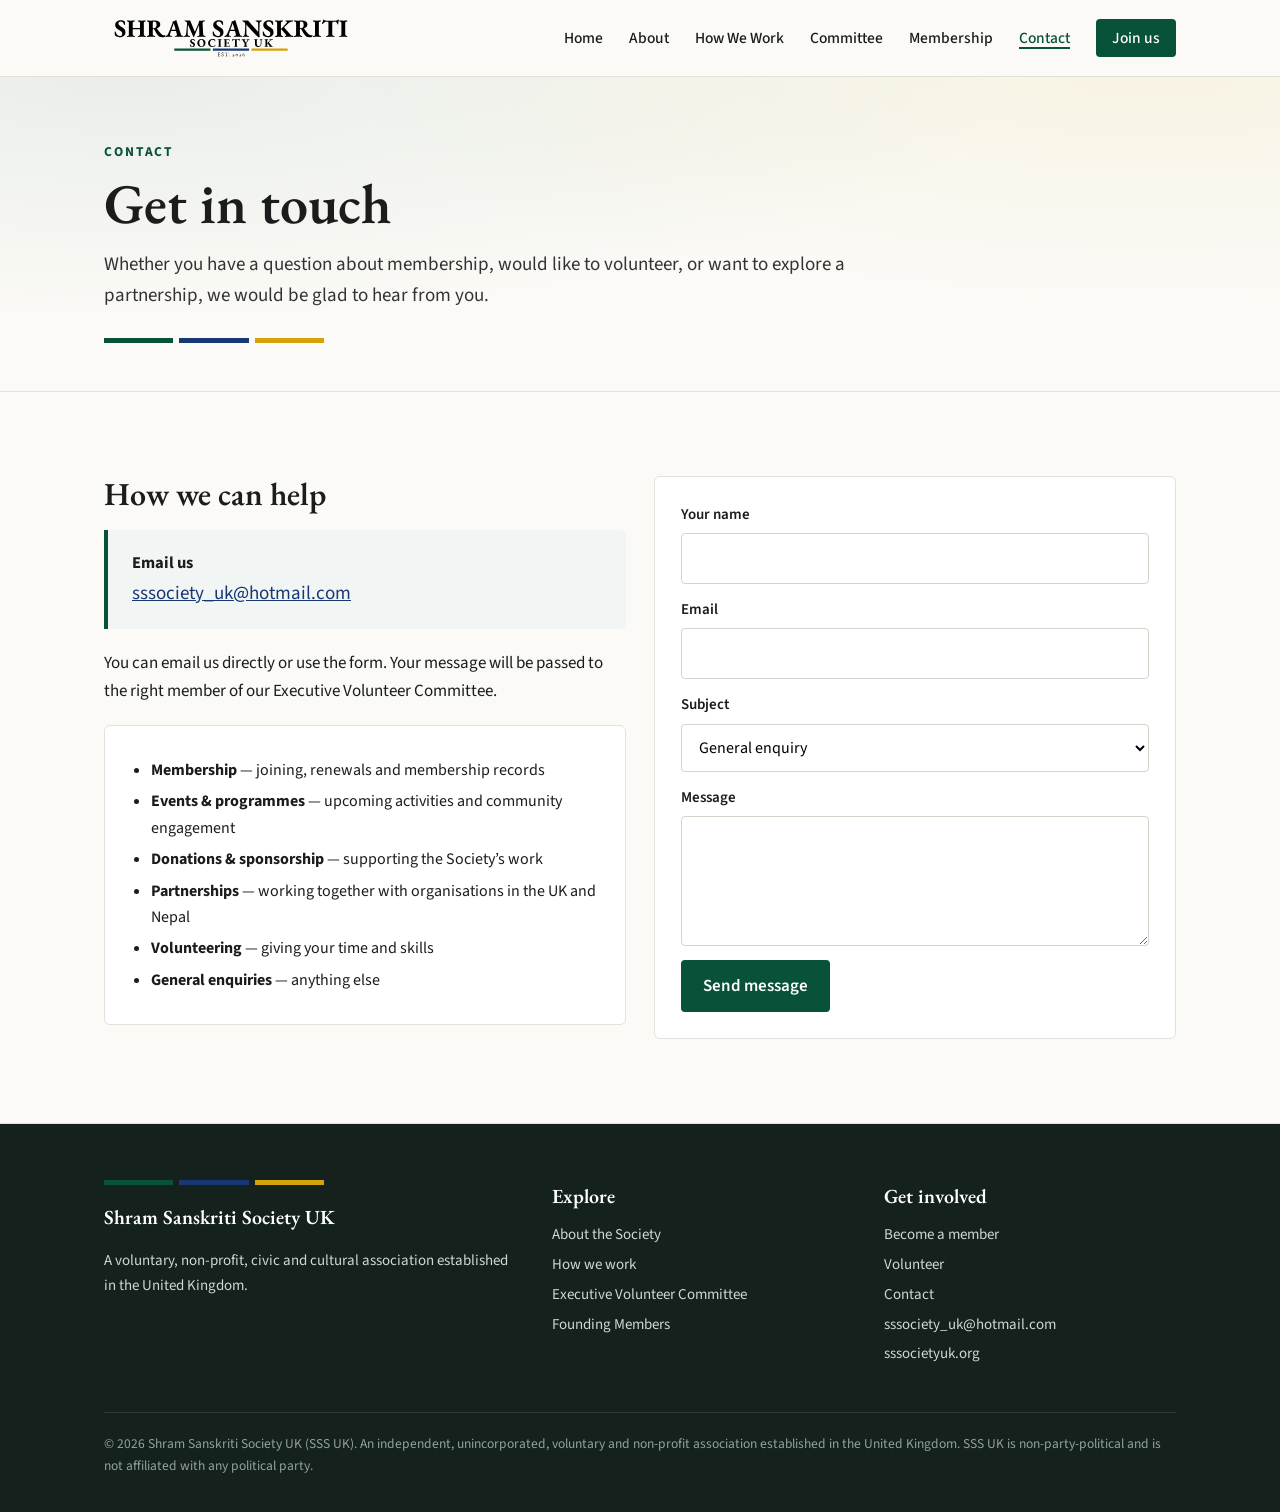
<file: contact.html>
<!DOCTYPE html>
<html lang="en-GB">
<head>
<meta charset="utf-8">
<meta name="viewport" content="width=device-width, initial-scale=1">
<title>Contact · Shram Sanskriti Society UK</title>
<meta name="description" content="Get in touch with Shram Sanskriti Society UK.">
<link rel="icon" href="favicon.svg" type="image/svg+xml">
<link rel="preconnect" href="https://fonts.googleapis.com">
<link rel="preconnect" href="https://fonts.gstatic.com" crossorigin>
<link href="https://fonts.googleapis.com/css2?family=EB+Garamond:ital,wght@0,400;0,500;0,600;0,700;1,400&family=Source+Sans+3:wght@400;500;600;700&display=swap" rel="stylesheet">
<link rel="stylesheet" href="styles.css">
</head>
<body>
<header class="top">
  <div class="wrap nav">
    <a class="brand" href="index.html"><img src="logo.svg" alt="Shram Sanskriti Society UK — home" width="254" height="56"></a>
    <button class="menu-btn" aria-expanded="false" aria-controls="navlist">Menu</button>
    <ul id="navlist"><li><a href="index.html">Home</a></li><li><a href="about.html">About</a></li><li><a href="governance.html">How We Work</a></li><li><a href="committee.html">Committee</a></li><li><a href="membership.html">Membership</a></li><li><a href="contact.html" class="active">Contact</a></li><li><a class="join-btn" href="membership.html#join">Join us</a></li></ul>
  </div>
</header>
<main id="main">

<div class="page-hero"><div class="wrap"><div class="crumb">Contact</div><h1>Get in touch</h1><p>Whether you have a question about membership, would like to volunteer, or want to explore a partnership, we would be glad to hear from you.</p><div class="bars"><i></i><i></i><i></i></div></div></div>
<section>
  <div class="wrap">
    <div class="two">
      <div>
        <h2 style="font-size:32px">How we can help</h2>
        <div class="callout" style="margin:0 0 20px"><strong>Email us</strong><br><a href="mailto:sssociety_uk@hotmail.com" style="font-size:19px">sssociety_uk@hotmail.com</a></div>
        <p>You can email us directly or use the form. Your message will be passed to the right member of our Executive Volunteer Committee.</p>
        <div class="card" style="margin-top:20px"><ul style="margin:0">
          <li><strong>Membership</strong> — joining, renewals and membership records</li>
          <li><strong>Events &amp; programmes</strong> — upcoming activities and community engagement</li>
          <li><strong>Donations &amp; sponsorship</strong> — supporting the Society’s work</li>
          <li><strong>Partnerships</strong> — working together with organisations in the UK and Nepal</li>
          <li><strong>Volunteering</strong> — giving your time and skills</li>
          <li><strong>General enquiries</strong> — anything else</li>
        </ul></div>
      </div>
      <div class="card">
        <div class="form-msg"></div>
        <form class="f" name="contact" method="POST" action="contact.html?sent=1" data-netlify="true" netlify-honeypot="bot-field">
          <input type="hidden" name="form-name" value="contact">
          <p class="hp"><label>Leave this empty <input name="bot-field"></label></p>
          <label>Your name<input name="name" required autocomplete="name"></label>
          <label>Email<input name="email" type="email" required autocomplete="email"></label>
          <label>Subject
            <select name="subject"><option>General enquiry</option><option>Membership</option><option>Events and programmes</option><option>Donations and sponsorship</option><option>Partnerships</option><option>Volunteering</option></select></label>
          <label>Message<textarea name="message" required></textarea></label>
          <button type="submit">Send message</button>
        </form>
      </div>
    </div>
  </div>
</section>

</main>
<footer>
  <div class="wrap">
    <div class="f-grid">
      <div>
        <div class="bars"><i></i><i></i><i></i></div>
        <h4>Shram Sanskriti Society UK</h4>
        <p>A voluntary, non-profit, civic and cultural association established in the United Kingdom.</p>
      </div>
      <div>
        <h4>Explore</h4>
        <ul>
          <li><a href="about.html">About the Society</a></li>
          <li><a href="governance.html">How we work</a></li>
          <li><a href="committee.html">Executive Volunteer Committee</a></li>
          <li><a href="founders.html">Founding Members</a></li>
        </ul>
      </div>
      <div>
        <h4>Get involved</h4>
        <ul>
          <li><a href="membership.html#join">Become a member</a></li>
          <li><a href="membership.html#volunteer">Volunteer</a></li>
          <li><a href="contact.html">Contact</a></li>
          <li><a href="mailto:sssociety_uk@hotmail.com">sssociety_uk@hotmail.com</a></li>
          <li>sssocietyuk.org</li>
        </ul>
      </div>
    </div>
    <div class="legal">© 2026 Shram Sanskriti Society UK (SSS UK). An independent, unincorporated, voluntary and non-profit association established in the United Kingdom. SSS UK is non-party-political and is not affiliated with any political party.</div>
  </div>
</footer>
<script src="script.js"></script>
</body>
</html>
</file>
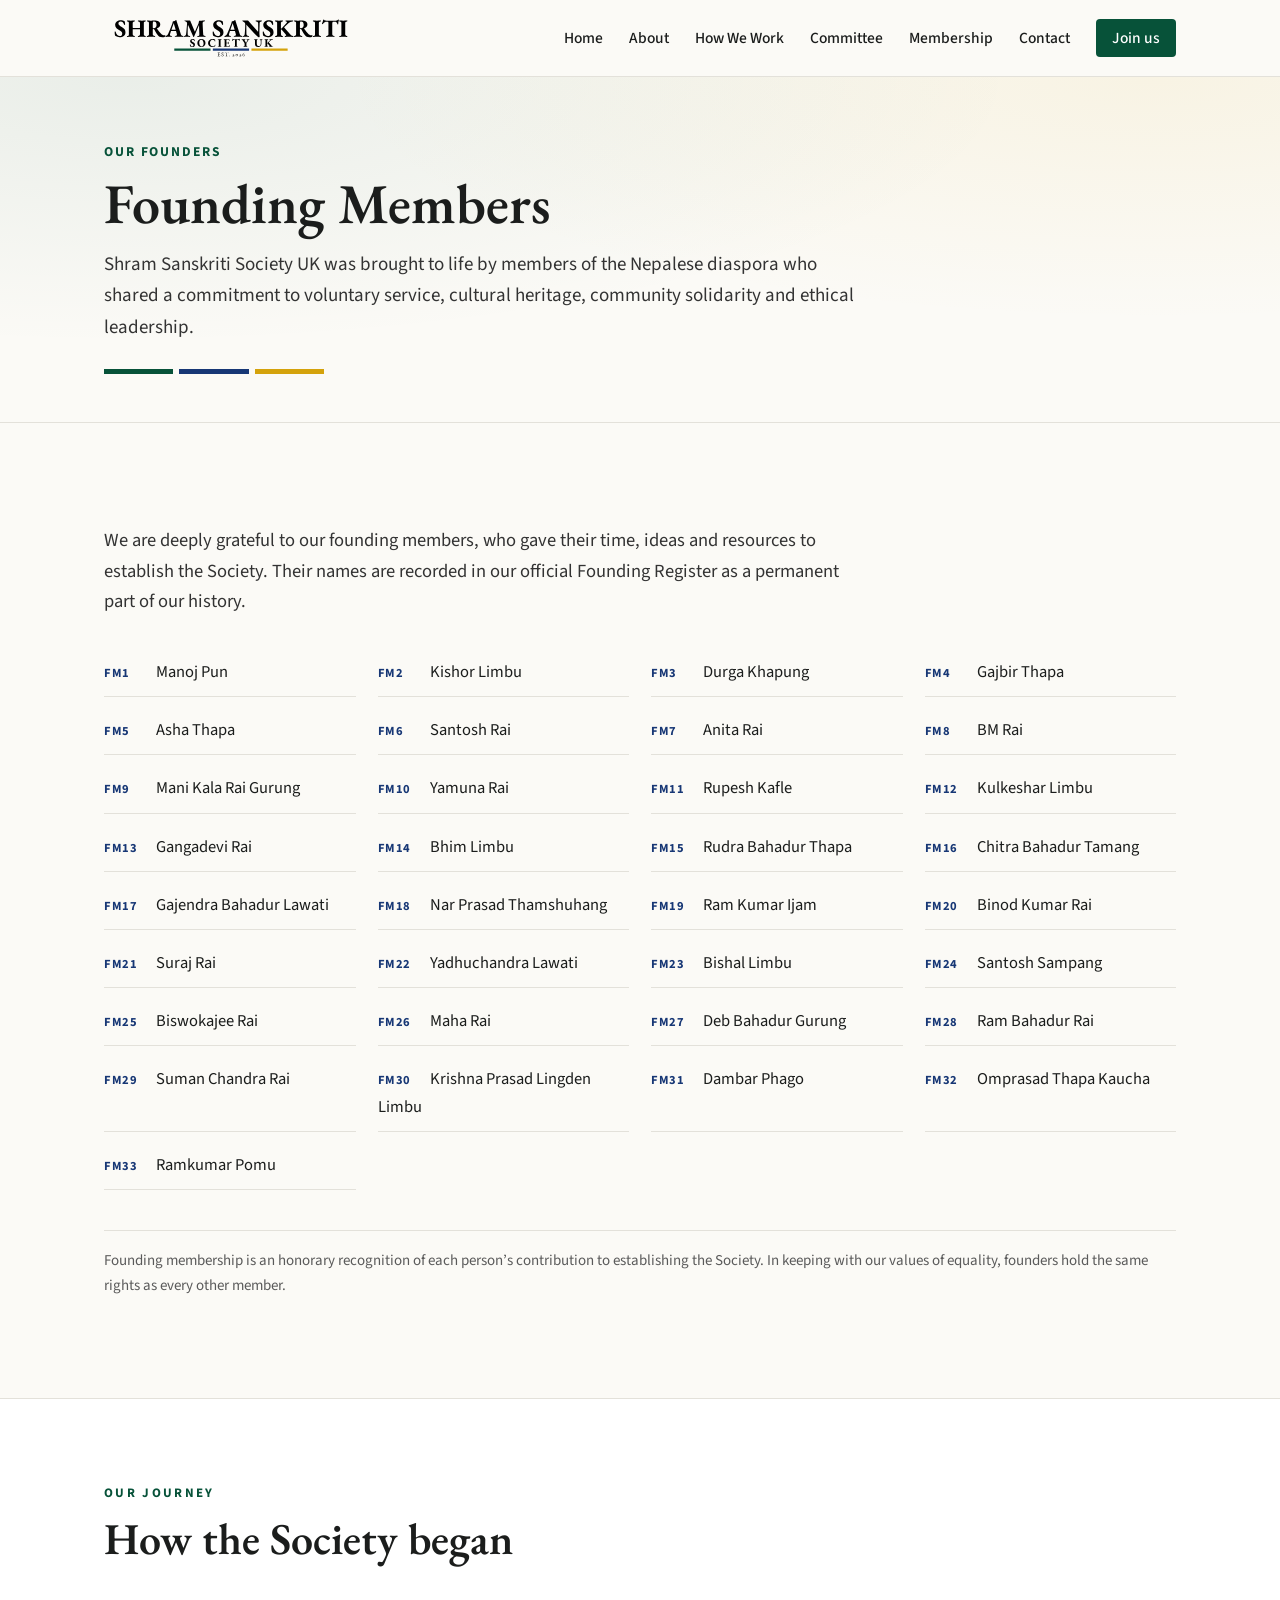
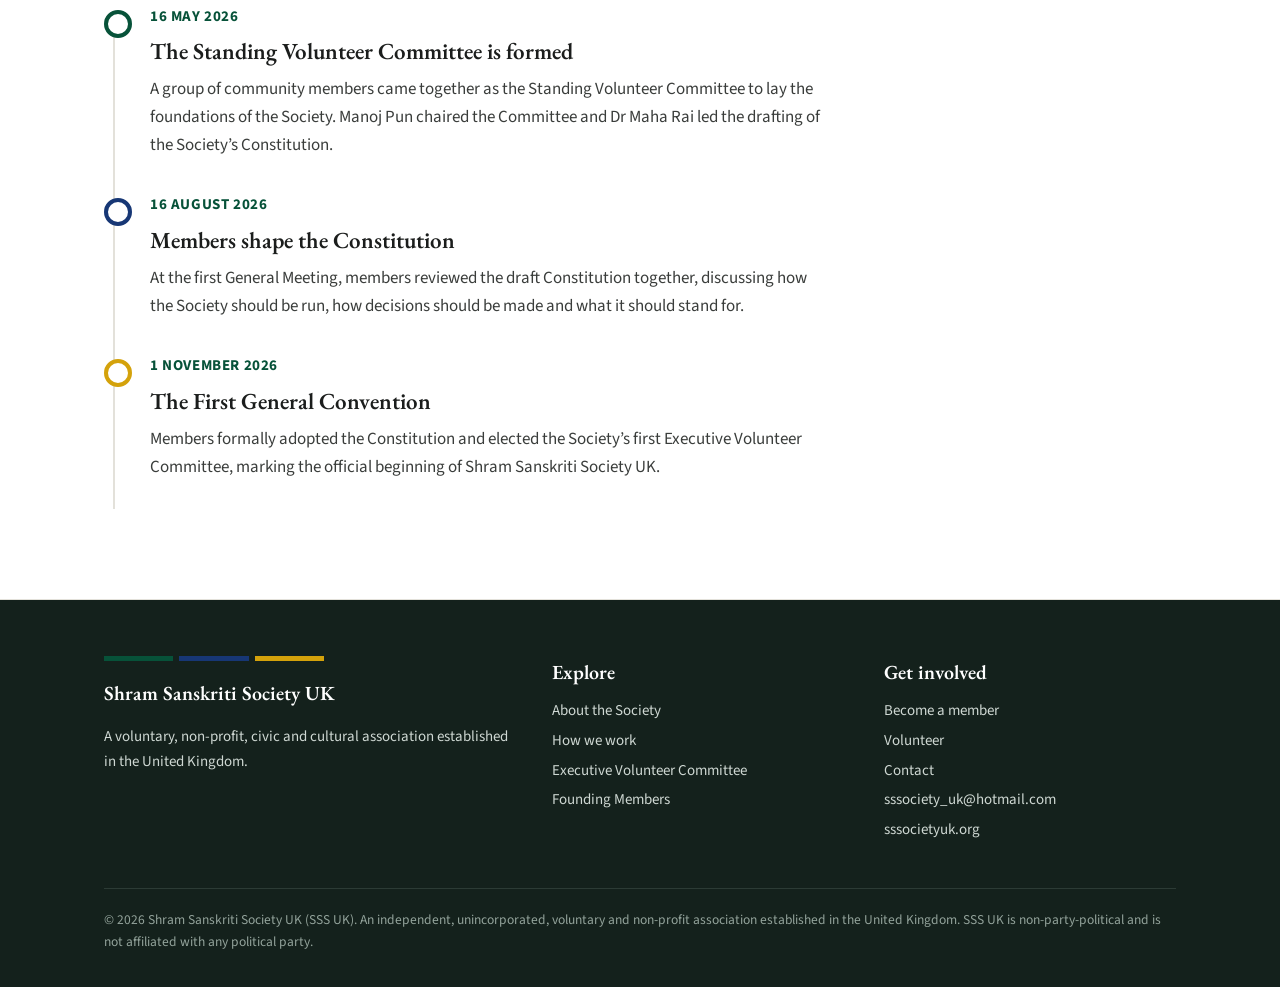
<file: founders.html>
<!DOCTYPE html>
<html lang="en-GB">
<head>
<meta charset="utf-8">
<meta name="viewport" content="width=device-width, initial-scale=1">
<title>Founding Members · Shram Sanskriti Society UK</title>
<meta name="description" content="The founding members of Shram Sanskriti Society UK.">
<link rel="icon" href="favicon.svg" type="image/svg+xml">
<link rel="preconnect" href="https://fonts.googleapis.com">
<link rel="preconnect" href="https://fonts.gstatic.com" crossorigin>
<link href="https://fonts.googleapis.com/css2?family=EB+Garamond:ital,wght@0,400;0,500;0,600;0,700;1,400&family=Source+Sans+3:wght@400;500;600;700&display=swap" rel="stylesheet">
<link rel="stylesheet" href="styles.css">
</head>
<body>
<header class="top">
  <div class="wrap nav">
    <a class="brand" href="index.html"><img src="logo.svg" alt="Shram Sanskriti Society UK — home" width="254" height="56"></a>
    <button class="menu-btn" aria-expanded="false" aria-controls="navlist">Menu</button>
    <ul id="navlist"><li><a href="index.html">Home</a></li><li><a href="about.html">About</a></li><li><a href="governance.html">How We Work</a></li><li><a href="committee.html">Committee</a></li><li><a href="membership.html">Membership</a></li><li><a href="contact.html">Contact</a></li><li><a class="join-btn" href="membership.html#join">Join us</a></li></ul>
  </div>
</header>
<main id="main">

<div class="page-hero"><div class="wrap"><div class="crumb">Our founders</div><h1>Founding Members</h1><p>Shram Sanskriti Society UK was brought to life by members of the Nepalese diaspora who shared a commitment to voluntary service, cultural heritage, community solidarity and ethical leadership.</p><div class="bars"><i></i><i></i><i></i></div></div></div>
<section>
  <div class="wrap">
    <p class="intro">We are deeply grateful to our founding members, who gave their time, ideas and resources to establish the Society. Their names are recorded in our official Founding Register as a permanent part of our history.</p>
    <ul class="name-grid" style="margin-top:32px"><li><span class="fm">FM1</span>Manoj Pun</li><li><span class="fm">FM2</span>Kishor Limbu</li><li><span class="fm">FM3</span>Durga Khapung</li><li><span class="fm">FM4</span>Gajbir Thapa</li><li><span class="fm">FM5</span>Asha Thapa</li><li><span class="fm">FM6</span>Santosh Rai</li><li><span class="fm">FM7</span>Anita Rai</li><li><span class="fm">FM8</span>BM Rai</li><li><span class="fm">FM9</span>Mani Kala Rai Gurung</li><li><span class="fm">FM10</span>Yamuna Rai</li><li><span class="fm">FM11</span>Rupesh Kafle</li><li><span class="fm">FM12</span>Kulkeshar Limbu</li><li><span class="fm">FM13</span>Gangadevi Rai</li><li><span class="fm">FM14</span>Bhim Limbu</li><li><span class="fm">FM15</span>Rudra Bahadur Thapa</li><li><span class="fm">FM16</span>Chitra Bahadur Tamang</li><li><span class="fm">FM17</span>Gajendra Bahadur Lawati</li><li><span class="fm">FM18</span>Nar Prasad Thamshuhang</li><li><span class="fm">FM19</span>Ram Kumar Ijam</li><li><span class="fm">FM20</span>Binod Kumar Rai</li><li><span class="fm">FM21</span>Suraj Rai</li><li><span class="fm">FM22</span>Yadhuchandra Lawati</li><li><span class="fm">FM23</span>Bishal Limbu</li><li><span class="fm">FM24</span>Santosh Sampang</li><li><span class="fm">FM25</span>Biswokajee Rai</li><li><span class="fm">FM26</span>Maha Rai</li><li><span class="fm">FM27</span>Deb Bahadur Gurung</li><li><span class="fm">FM28</span>Ram Bahadur Rai</li><li><span class="fm">FM29</span>Suman Chandra Rai</li><li><span class="fm">FM30</span>Krishna Prasad Lingden Limbu</li><li><span class="fm">FM31</span>Dambar Phago</li><li><span class="fm">FM32</span>Omprasad Thapa Kaucha</li><li><span class="fm">FM33</span>Ramkumar Pomu</li></ul>
    <p class="note">Founding membership is an honorary recognition of each person’s contribution to establishing the Society. In keeping with our values of equality, founders hold the same rights as every other member.</p>
  </div>
</section>
<section class="alt">
  <div class="wrap">
    <p class="eyebrow">Our journey</p>
    <h2>How the Society began</h2>
    <ol class="timeline">
  <li><div class="date">16 May 2026</div><h3>The Standing Volunteer Committee is formed</h3><p>A group of community members came together as the Standing Volunteer Committee to lay the foundations of the Society. Manoj Pun chaired the Committee and Dr Maha Rai led the drafting of the Society’s Constitution.</p></li>
  <li><div class="date">16 August 2026</div><h3>Members shape the Constitution</h3><p>At the first General Meeting, members reviewed the draft Constitution together, discussing how the Society should be run, how decisions should be made and what it should stand for.</p></li>
  <li><div class="date">1 November 2026</div><h3>The First General Convention</h3><p>Members formally adopted the Constitution and elected the Society’s first Executive Volunteer Committee, marking the official beginning of Shram Sanskriti Society UK.</p></li>
</ol>
  </div>
</section>

</main>
<footer>
  <div class="wrap">
    <div class="f-grid">
      <div>
        <div class="bars"><i></i><i></i><i></i></div>
        <h4>Shram Sanskriti Society UK</h4>
        <p>A voluntary, non-profit, civic and cultural association established in the United Kingdom.</p>
      </div>
      <div>
        <h4>Explore</h4>
        <ul>
          <li><a href="about.html">About the Society</a></li>
          <li><a href="governance.html">How we work</a></li>
          <li><a href="committee.html">Executive Volunteer Committee</a></li>
          <li><a href="founders.html">Founding Members</a></li>
        </ul>
      </div>
      <div>
        <h4>Get involved</h4>
        <ul>
          <li><a href="membership.html#join">Become a member</a></li>
          <li><a href="membership.html#volunteer">Volunteer</a></li>
          <li><a href="contact.html">Contact</a></li>
          <li><a href="mailto:sssociety_uk@hotmail.com">sssociety_uk@hotmail.com</a></li>
          <li>sssocietyuk.org</li>
        </ul>
      </div>
    </div>
    <div class="legal">© 2026 Shram Sanskriti Society UK (SSS UK). An independent, unincorporated, voluntary and non-profit association established in the United Kingdom. SSS UK is non-party-political and is not affiliated with any political party.</div>
  </div>
</footer>
<script src="script.js"></script>
</body>
</html>
</file>
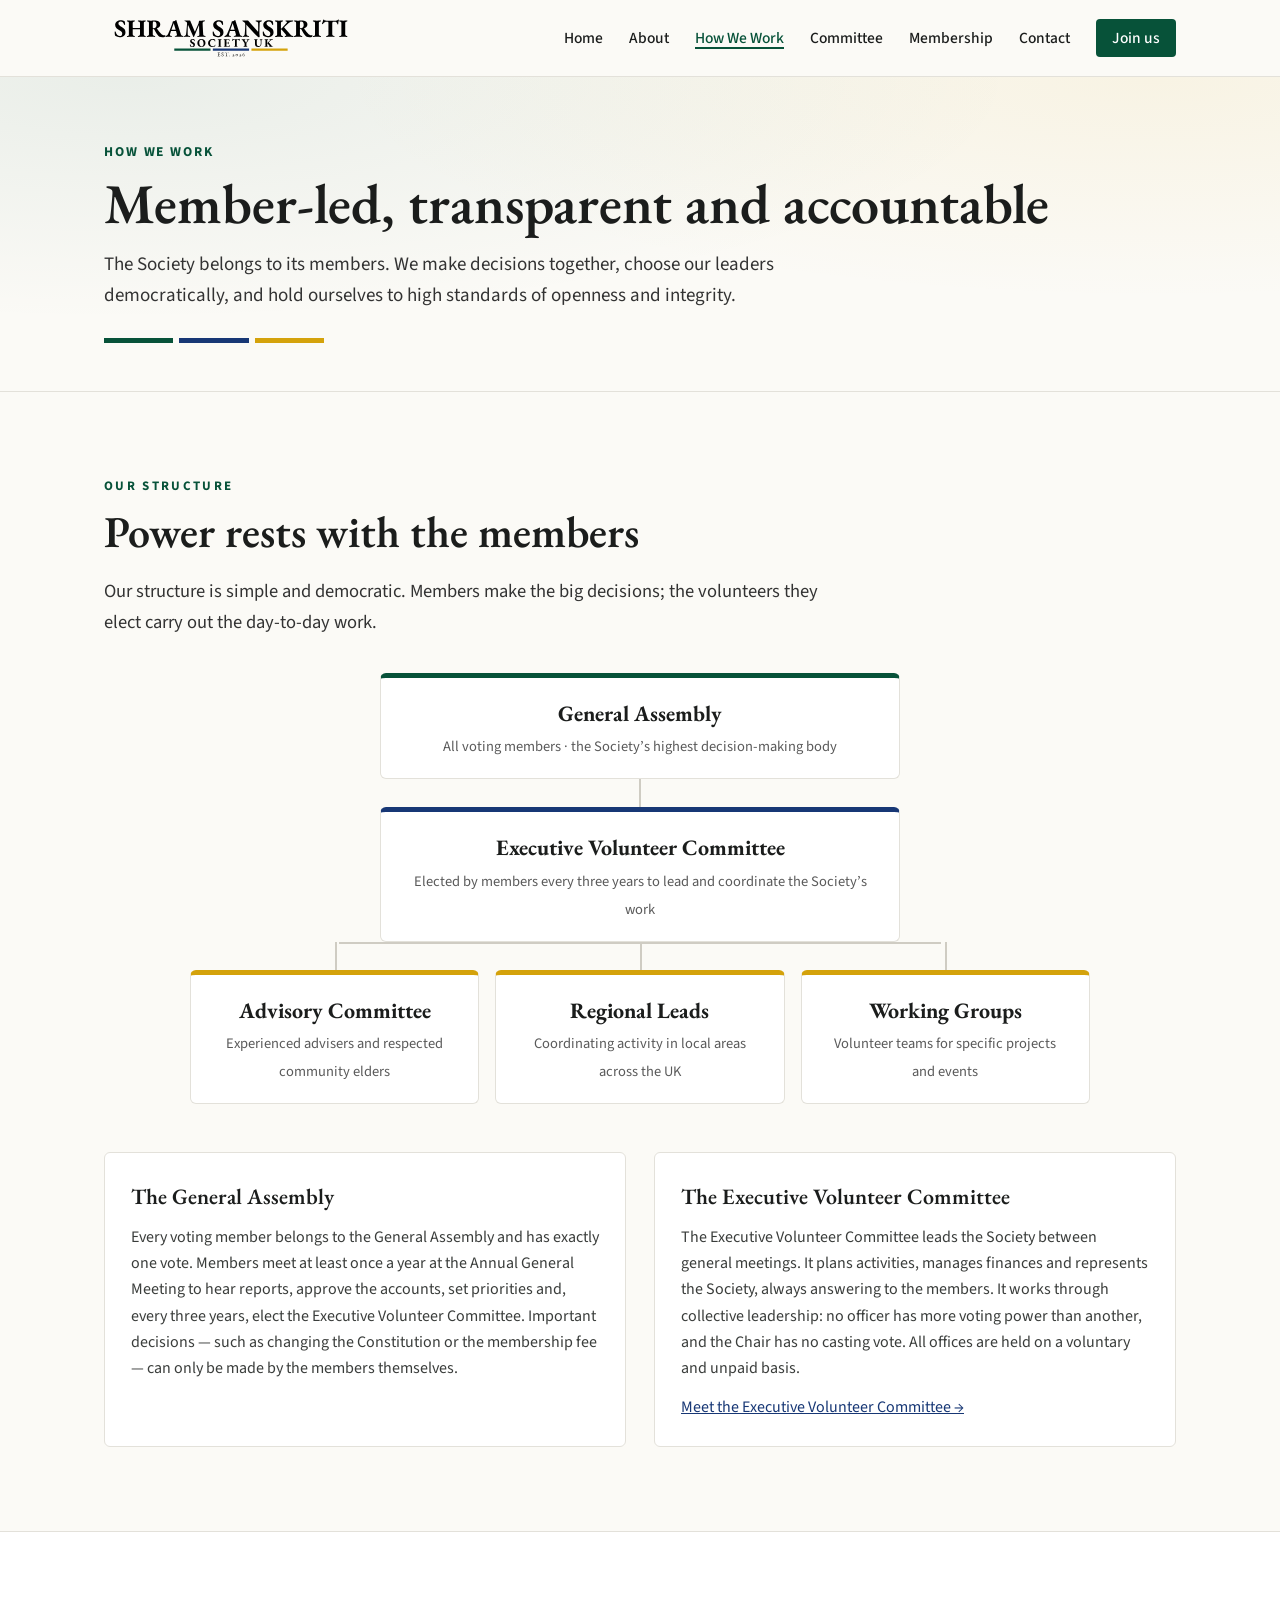
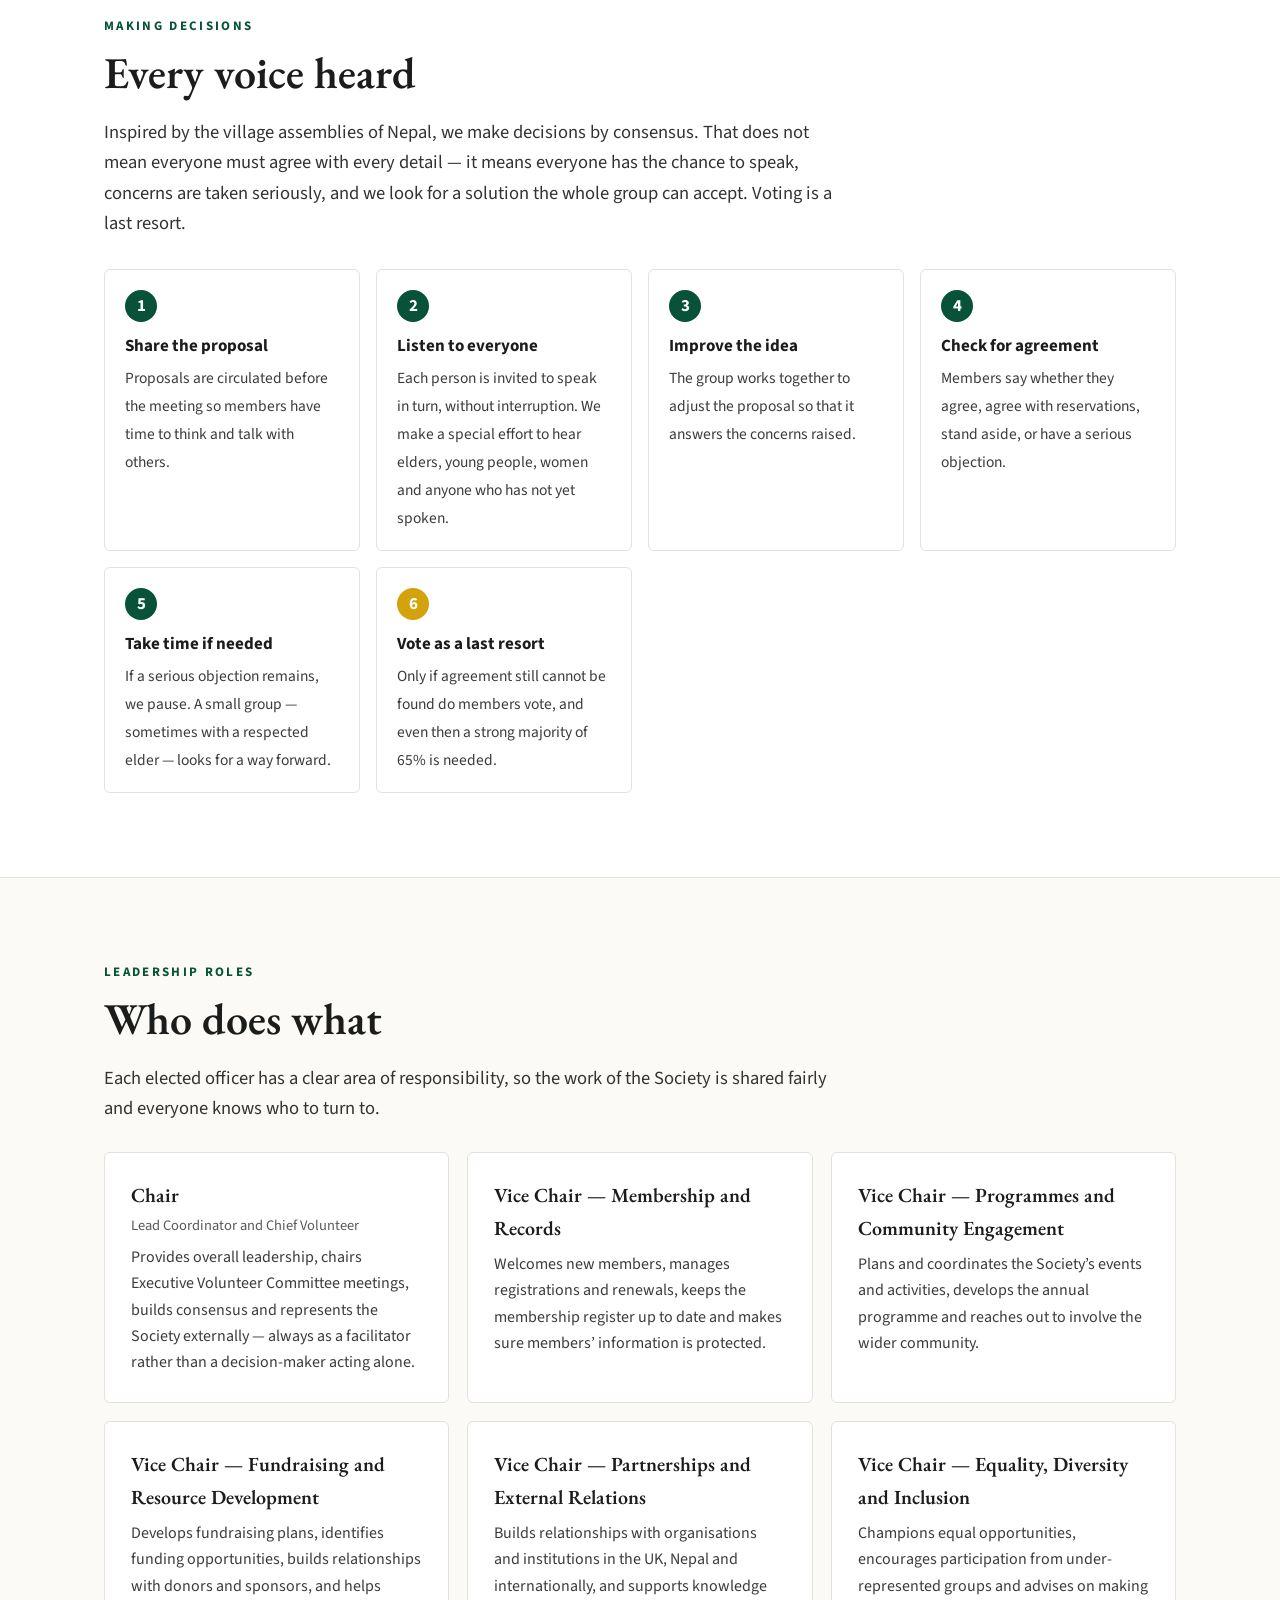
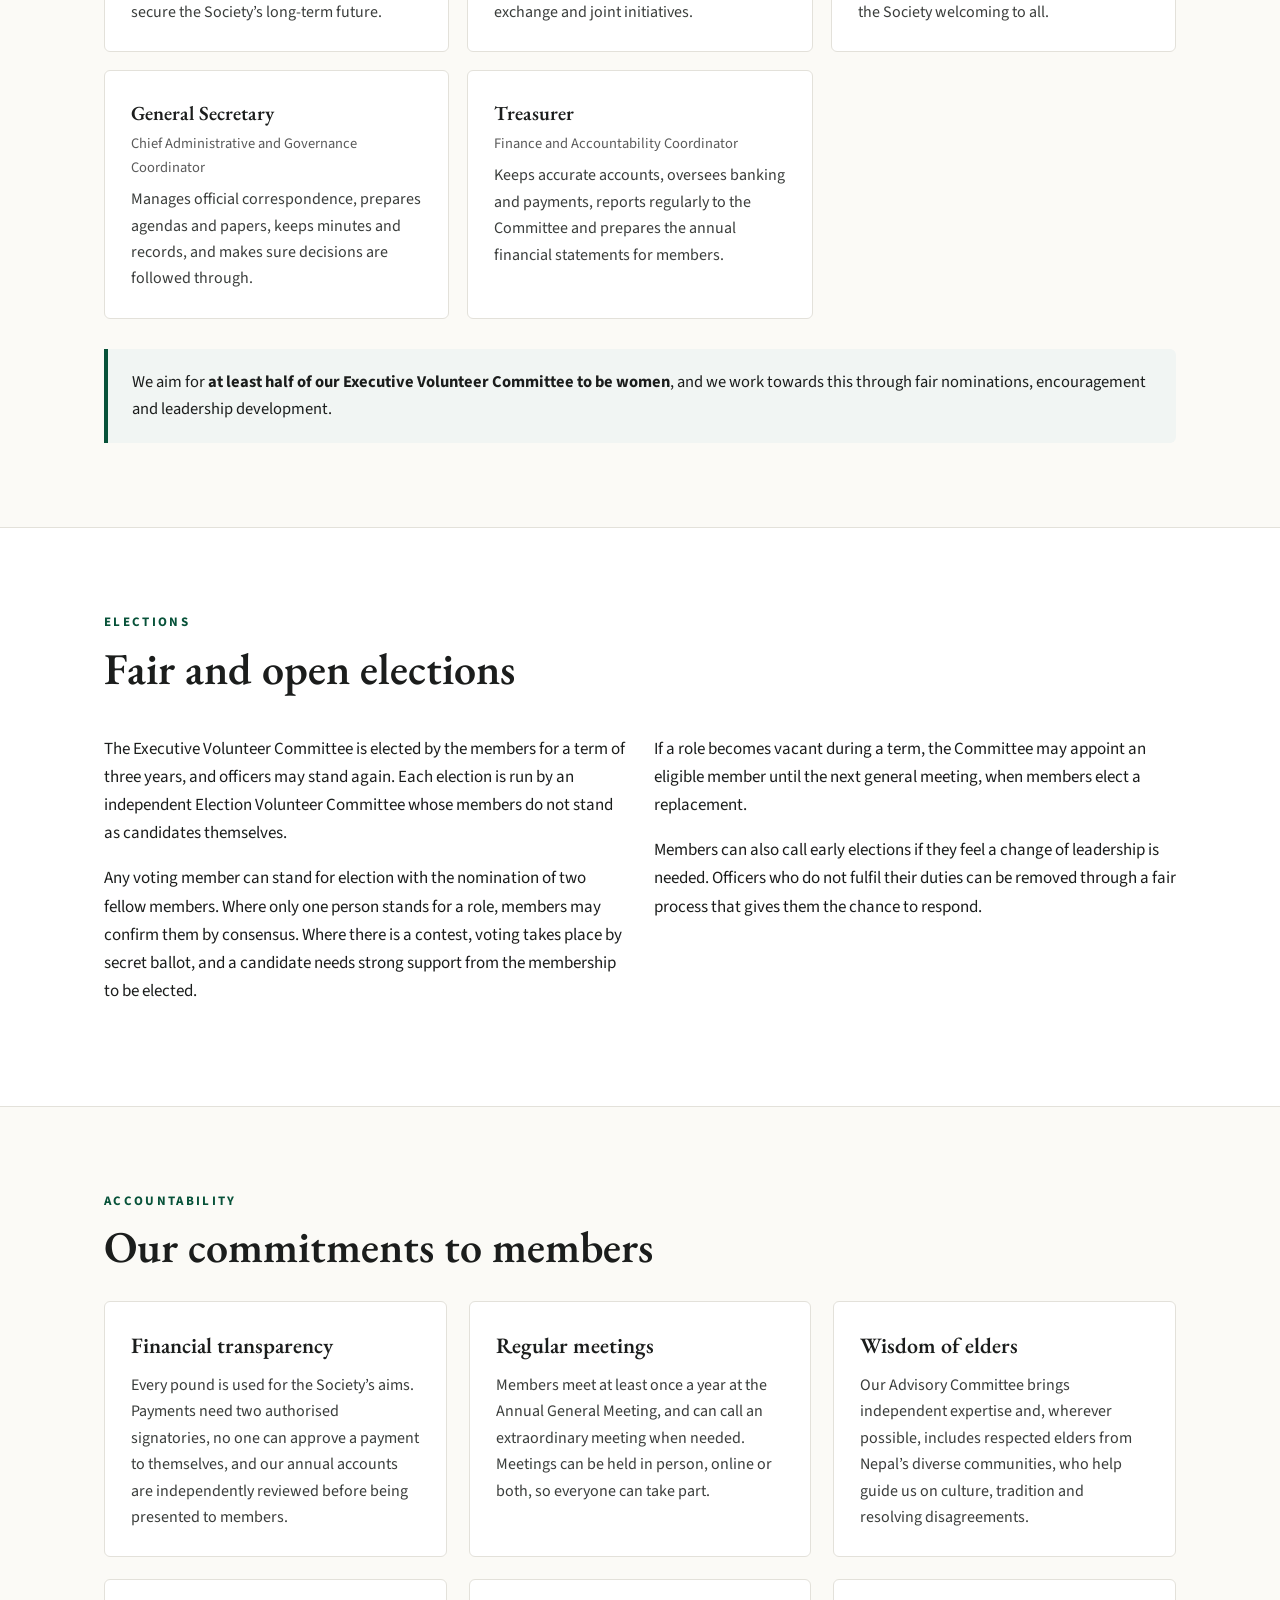
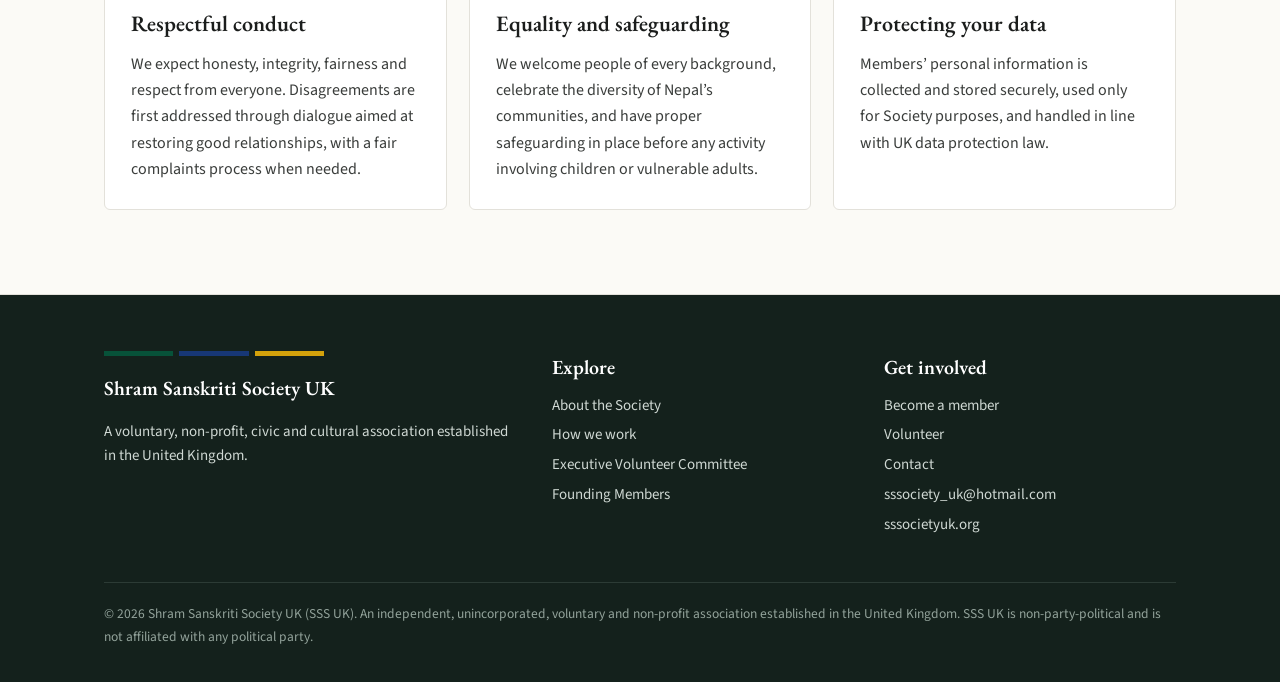
<file: governance.html>
<!DOCTYPE html>
<html lang="en-GB">
<head>
<meta charset="utf-8">
<meta name="viewport" content="width=device-width, initial-scale=1">
<title>How We Work · Shram Sanskriti Society UK</title>
<meta name="description" content="How Shram Sanskriti Society UK is run: a member-led organisation with an elected Executive Volunteer Committee and decisions made by consensus.">
<link rel="icon" href="favicon.svg" type="image/svg+xml">
<link rel="preconnect" href="https://fonts.googleapis.com">
<link rel="preconnect" href="https://fonts.gstatic.com" crossorigin>
<link href="https://fonts.googleapis.com/css2?family=EB+Garamond:ital,wght@0,400;0,500;0,600;0,700;1,400&family=Source+Sans+3:wght@400;500;600;700&display=swap" rel="stylesheet">
<link rel="stylesheet" href="styles.css">
</head>
<body>
<header class="top">
  <div class="wrap nav">
    <a class="brand" href="index.html"><img src="logo.svg" alt="Shram Sanskriti Society UK — home" width="254" height="56"></a>
    <button class="menu-btn" aria-expanded="false" aria-controls="navlist">Menu</button>
    <ul id="navlist"><li><a href="index.html">Home</a></li><li><a href="about.html">About</a></li><li><a href="governance.html" class="active">How We Work</a></li><li><a href="committee.html">Committee</a></li><li><a href="membership.html">Membership</a></li><li><a href="contact.html">Contact</a></li><li><a class="join-btn" href="membership.html#join">Join us</a></li></ul>
  </div>
</header>
<main id="main">

<div class="page-hero"><div class="wrap"><div class="crumb">How we work</div><h1>Member-led, transparent and accountable</h1><p>The Society belongs to its members. We make decisions together, choose our leaders democratically, and hold ourselves to high standards of openness and integrity.</p><div class="bars"><i></i><i></i><i></i></div></div></div>

<section>
  <div class="wrap">
    <p class="eyebrow">Our structure</p>
    <h2>Power rests with the members</h2>
    <p class="intro">Our structure is simple and democratic. Members make the big decisions; the volunteers they elect carry out the day-to-day work.</p>
    <div class="org">
      <div class="box top"><b>General Assembly</b><span>All voting members · the Society’s highest decision-making body</span></div>
      <div class="line"></div>
      <div class="box mid"><b>Executive Volunteer Committee</b><span>Elected by members every three years to lead and coordinate the Society’s work</span></div>
      <div class="row">
        <div class="box"><b>Advisory Committee</b><span>Experienced advisers and respected community elders</span></div>
        <div class="box"><b>Regional Leads</b><span>Coordinating activity in local areas across the UK</span></div>
        <div class="box"><b>Working Groups</b><span>Volunteer teams for specific projects and events</span></div>
      </div>
    </div>
    <div class="two" style="margin-top:48px">
      <div class="card"><h3>The General Assembly</h3><p>Every voting member belongs to the General Assembly and has exactly one vote. Members meet at least once a year at the Annual General Meeting to hear reports, approve the accounts, set priorities and, every three years, elect the Executive Volunteer Committee. Important decisions — such as changing the Constitution or the membership fee — can only be made by the members themselves.</p></div>
      <div class="card"><h3>The Executive Volunteer Committee</h3><p>The Executive Volunteer Committee leads the Society between general meetings. It plans activities, manages finances and represents the Society, always answering to the members. It works through collective leadership: no officer has more voting power than another, and the Chair has no casting vote. All offices are held on a voluntary and unpaid basis.</p><p style="margin-top:12px"><a href="committee.html">Meet the Executive Volunteer Committee →</a></p></div>
    </div>
  </div>
</section>

<section class="alt" id="consensus">
  <div class="wrap">
    <p class="eyebrow">Making decisions</p>
    <h2>Every voice heard</h2>
    <p class="intro">Inspired by the village assemblies of Nepal, we make decisions by consensus. That does not mean everyone must agree with every detail — it means everyone has the chance to speak, concerns are taken seriously, and we look for a solution the whole group can accept. Voting is a last resort.</p>
    <ol class="steps">
      <li><b>Share the proposal</b><span>Proposals are circulated before the meeting so members have time to think and talk with others.</span></li>
      <li><b>Listen to everyone</b><span>Each person is invited to speak in turn, without interruption. We make a special effort to hear elders, young people, women and anyone who has not yet spoken.</span></li>
      <li><b>Improve the idea</b><span>The group works together to adjust the proposal so that it answers the concerns raised.</span></li>
      <li><b>Check for agreement</b><span>Members say whether they agree, agree with reservations, stand aside, or have a serious objection.</span></li>
      <li><b>Take time if needed</b><span>If a serious objection remains, we pause. A small group — sometimes with a respected elder — looks for a way forward.</span></li>
      <li class="last"><b>Vote as a last resort</b><span>Only if agreement still cannot be found do members vote, and even then a strong majority of 65% is needed.</span></li>
    </ol>
  </div>
</section>

<section id="leadership">
  <div class="wrap">
    <p class="eyebrow">Leadership roles</p>
    <h2>Who does what</h2>
    <p class="intro">Each elected officer has a clear area of responsibility, so the work of the Society is shared fairly and everyone knows who to turn to.</p>
    <div class="roles">
      <div class="card"><h3>Chair</h3><div class="role">Lead Coordinator and Chief Volunteer</div><p>Provides overall leadership, chairs Executive Volunteer Committee meetings, builds consensus and represents the Society externally — always as a facilitator rather than a decision-maker acting alone.</p></div>
      <div class="card"><h3>Vice Chair — Membership and Records</h3><p>Welcomes new members, manages registrations and renewals, keeps the membership register up to date and makes sure members’ information is protected.</p></div>
      <div class="card"><h3>Vice Chair — Programmes and Community Engagement</h3><p>Plans and coordinates the Society’s events and activities, develops the annual programme and reaches out to involve the wider community.</p></div>
      <div class="card"><h3>Vice Chair — Fundraising and Resource Development</h3><p>Develops fundraising plans, identifies funding opportunities, builds relationships with donors and sponsors, and helps secure the Society’s long-term future.</p></div>
      <div class="card"><h3>Vice Chair — Partnerships and External Relations</h3><p>Builds relationships with organisations and institutions in the UK, Nepal and internationally, and supports knowledge exchange and joint initiatives.</p></div>
      <div class="card"><h3>Vice Chair — Equality, Diversity and Inclusion</h3><p>Champions equal opportunities, encourages participation from under-represented groups and advises on making the Society welcoming to all.</p></div>
      <div class="card"><h3>General Secretary</h3><div class="role">Chief Administrative and Governance Coordinator</div><p>Manages official correspondence, prepares agendas and papers, keeps minutes and records, and makes sure decisions are followed through.</p></div>
      <div class="card"><h3>Treasurer</h3><div class="role">Finance and Accountability Coordinator</div><p>Keeps accurate accounts, oversees banking and payments, reports regularly to the Committee and prepares the annual financial statements for members.</p></div>
    </div>
    <div class="callout">We aim for <strong>at least half of our Executive Volunteer Committee to be women</strong>, and we work towards this through fair nominations, encouragement and leadership development.</div>
  </div>
</section>

<section class="alt" id="elections">
  <div class="wrap">
    <p class="eyebrow">Elections</p>
    <h2>Fair and open elections</h2>
    <div class="two" style="margin-top:24px">
      <div>
        <p>The Executive Volunteer Committee is elected by the members for a term of three years, and officers may stand again. Each election is run by an independent Election Volunteer Committee whose members do not stand as candidates themselves.</p>
        <p>Any voting member can stand for election with the nomination of two fellow members. Where only one person stands for a role, members may confirm them by consensus. Where there is a contest, voting takes place by secret ballot, and a candidate needs strong support from the membership to be elected.</p>
      </div>
      <div>
        <p>If a role becomes vacant during a term, the Committee may appoint an eligible member until the next general meeting, when members elect a replacement.</p>
        <p>Members can also call early elections if they feel a change of leadership is needed. Officers who do not fulfil their duties can be removed through a fair process that gives them the chance to respond.</p>
      </div>
    </div>
  </div>
</section>

<section id="accountability">
  <div class="wrap">
    <p class="eyebrow">Accountability</p>
    <h2>Our commitments to members</h2>
    <div class="three" style="margin-top:28px">
      <div class="card"><h3>Financial transparency</h3><p>Every pound is used for the Society’s aims. Payments need two authorised signatories, no one can approve a payment to themselves, and our annual accounts are independently reviewed before being presented to members.</p></div>
      <div class="card"><h3>Regular meetings</h3><p>Members meet at least once a year at the Annual General Meeting, and can call an extraordinary meeting when needed. Meetings can be held in person, online or both, so everyone can take part.</p></div>
      <div class="card"><h3>Wisdom of elders</h3><p>Our Advisory Committee brings independent expertise and, wherever possible, includes respected elders from Nepal’s diverse communities, who help guide us on culture, tradition and resolving disagreements.</p></div>
      <div class="card"><h3>Respectful conduct</h3><p>We expect honesty, integrity, fairness and respect from everyone. Disagreements are first addressed through dialogue aimed at restoring good relationships, with a fair complaints process when needed.</p></div>
      <div class="card"><h3>Equality and safeguarding</h3><p>We welcome people of every background, celebrate the diversity of Nepal’s communities, and have proper safeguarding in place before any activity involving children or vulnerable adults.</p></div>
      <div class="card"><h3>Protecting your data</h3><p>Members’ personal information is collected and stored securely, used only for Society purposes, and handled in line with UK data protection law.</p></div>
    </div>
  </div>
</section>

</main>
<footer>
  <div class="wrap">
    <div class="f-grid">
      <div>
        <div class="bars"><i></i><i></i><i></i></div>
        <h4>Shram Sanskriti Society UK</h4>
        <p>A voluntary, non-profit, civic and cultural association established in the United Kingdom.</p>
      </div>
      <div>
        <h4>Explore</h4>
        <ul>
          <li><a href="about.html">About the Society</a></li>
          <li><a href="governance.html">How we work</a></li>
          <li><a href="committee.html">Executive Volunteer Committee</a></li>
          <li><a href="founders.html">Founding Members</a></li>
        </ul>
      </div>
      <div>
        <h4>Get involved</h4>
        <ul>
          <li><a href="membership.html#join">Become a member</a></li>
          <li><a href="membership.html#volunteer">Volunteer</a></li>
          <li><a href="contact.html">Contact</a></li>
          <li><a href="mailto:sssociety_uk@hotmail.com">sssociety_uk@hotmail.com</a></li>
          <li>sssocietyuk.org</li>
        </ul>
      </div>
    </div>
    <div class="legal">© 2026 Shram Sanskriti Society UK (SSS UK). An independent, unincorporated, voluntary and non-profit association established in the United Kingdom. SSS UK is non-party-political and is not affiliated with any political party.</div>
  </div>
</footer>
<script src="script.js"></script>
</body>
</html>
</file>
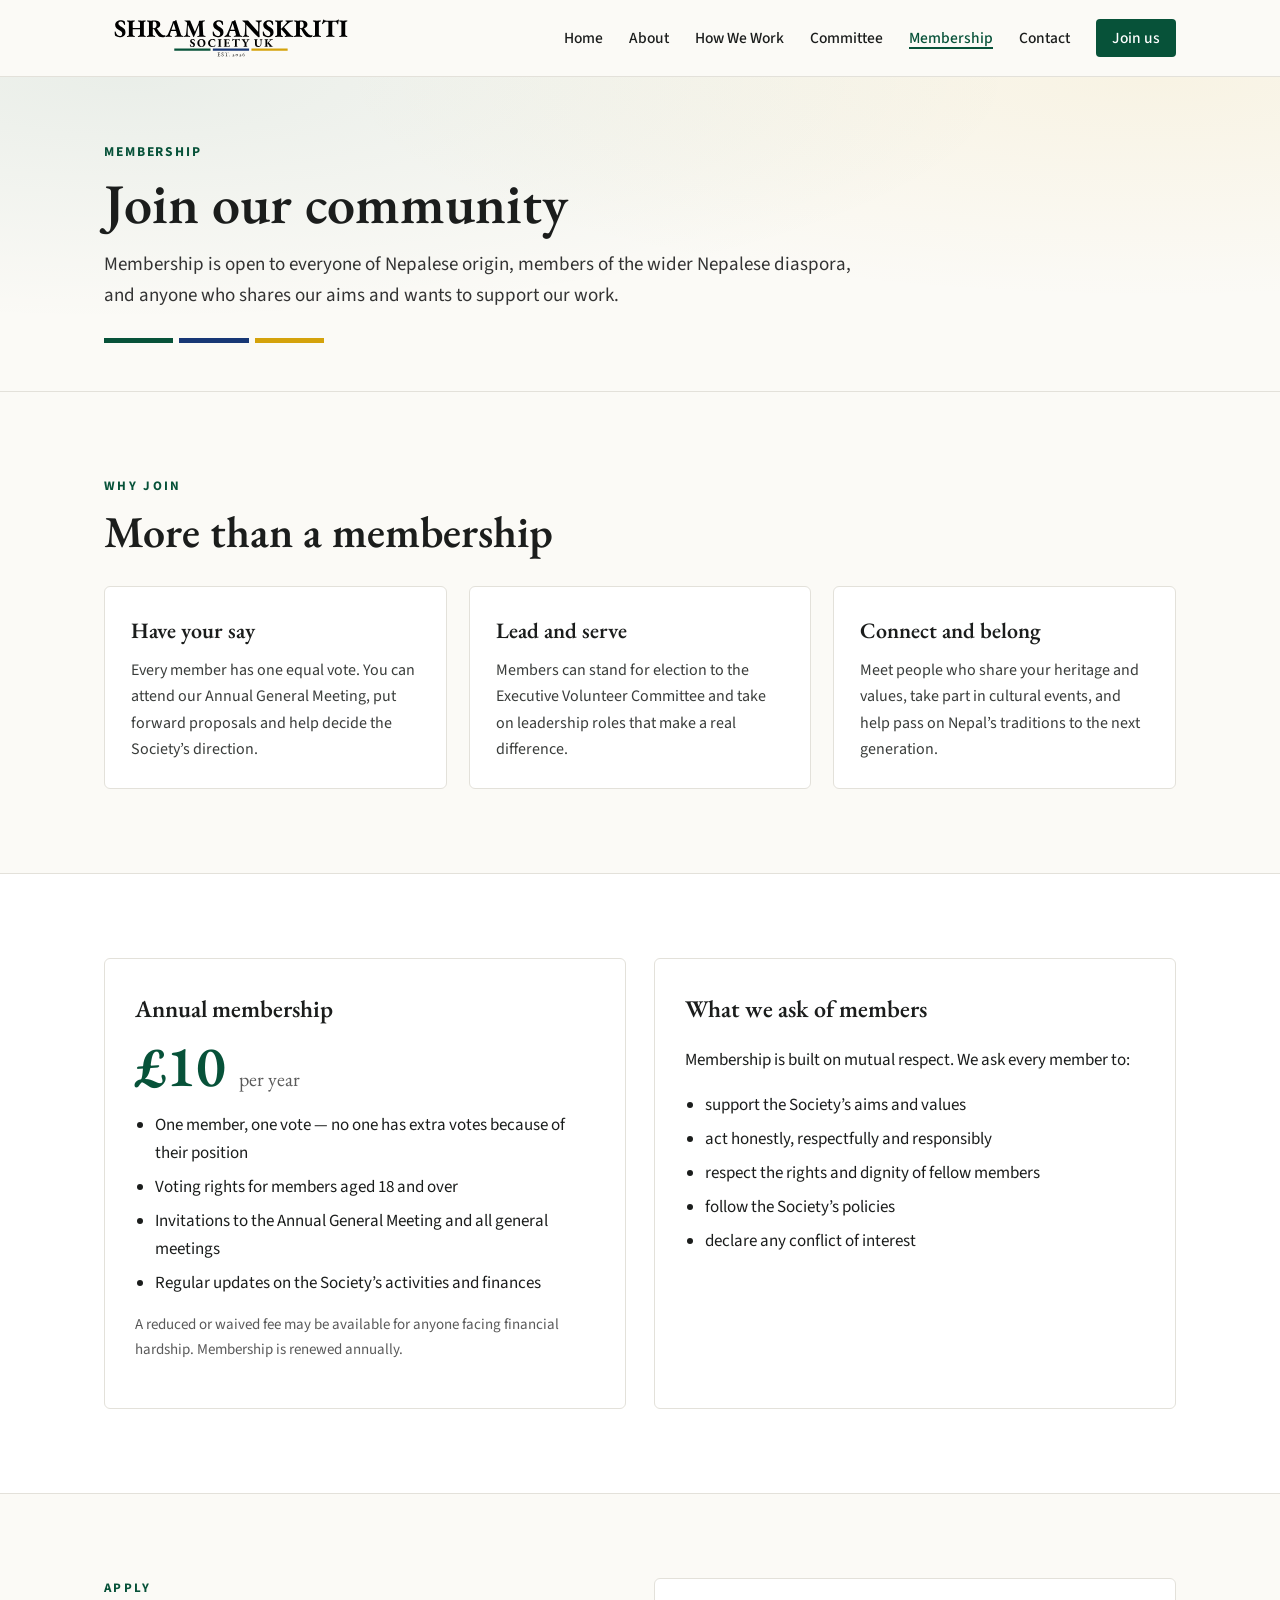
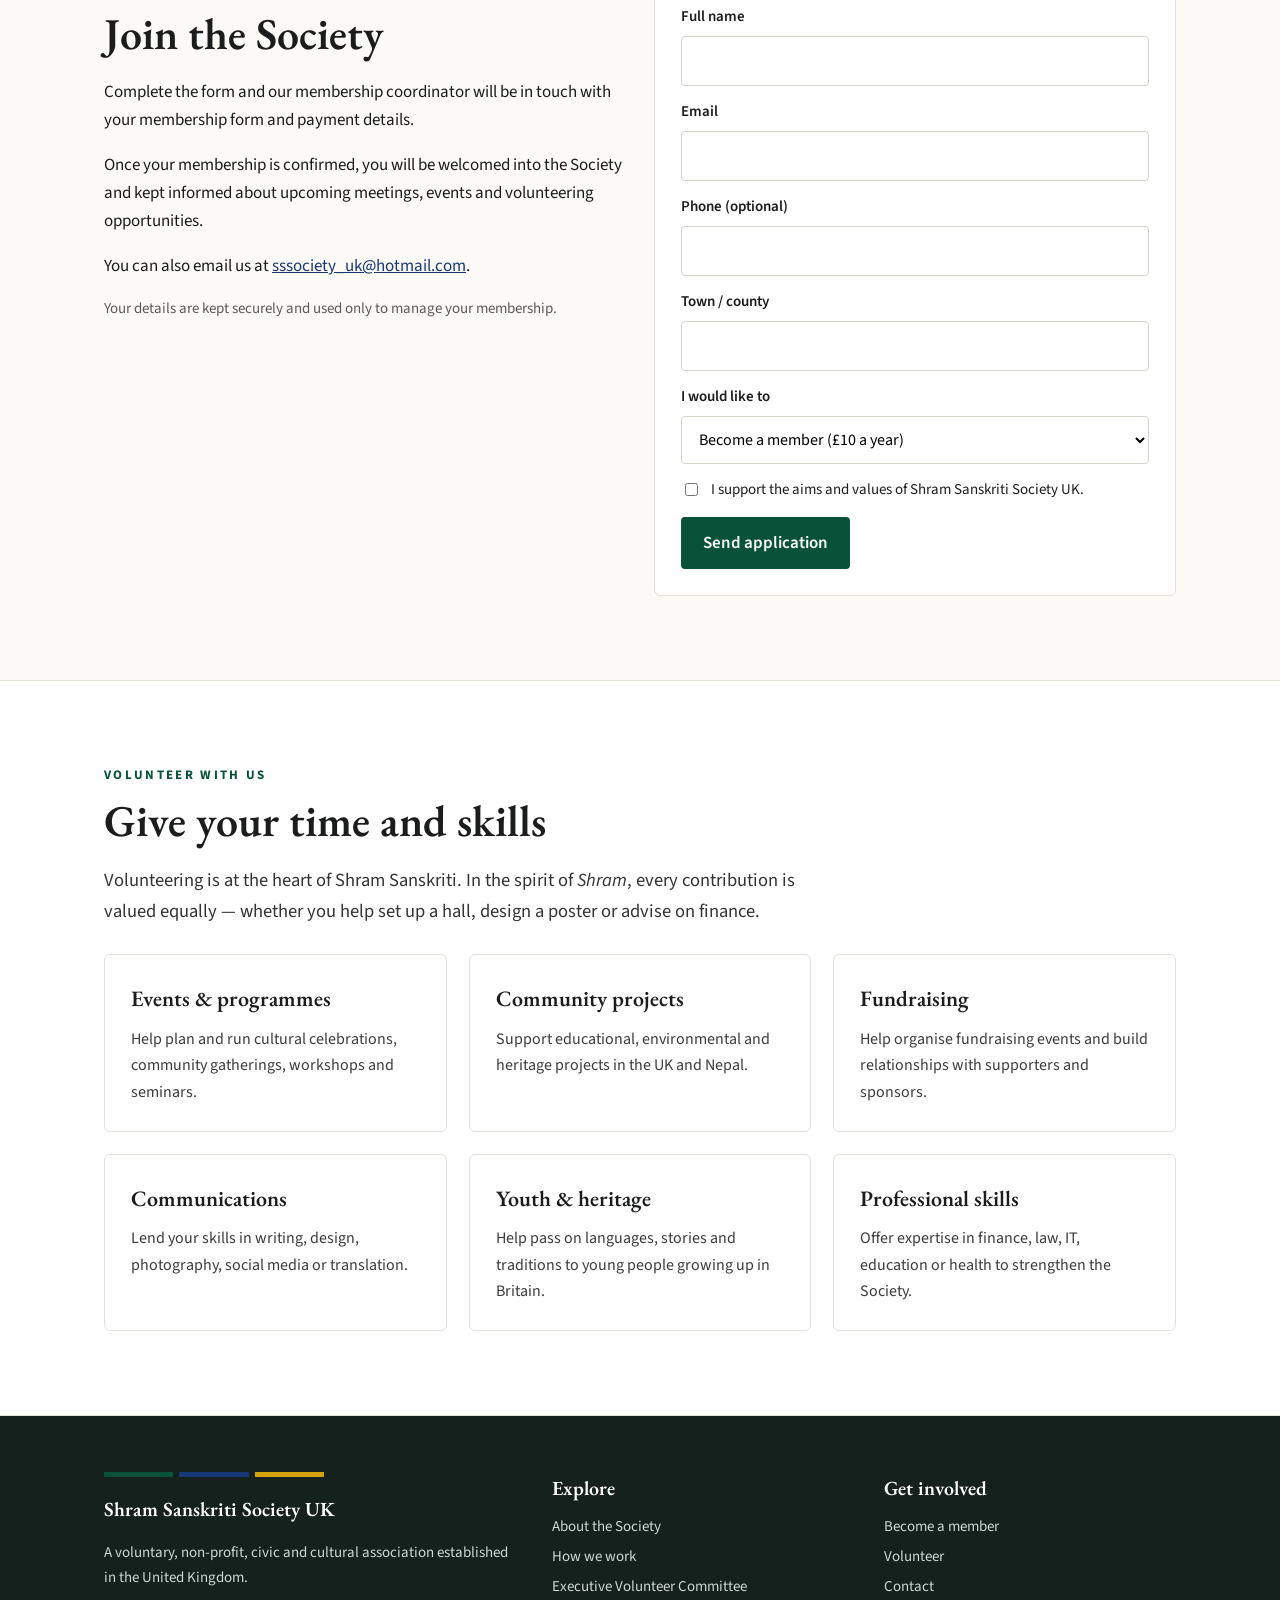
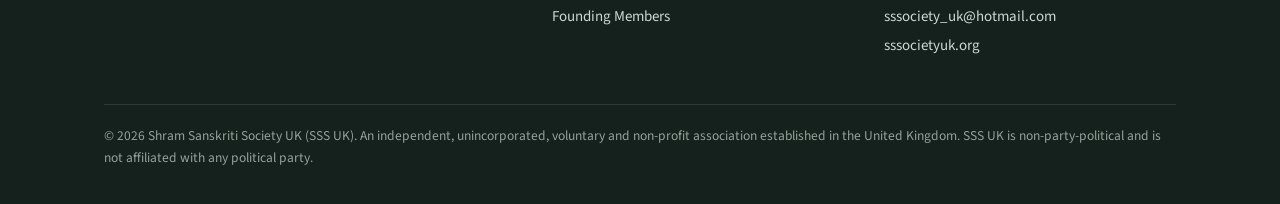
<file: membership.html>
<!DOCTYPE html>
<html lang="en-GB">
<head>
<meta charset="utf-8">
<meta name="viewport" content="width=device-width, initial-scale=1">
<title>Membership · Shram Sanskriti Society UK</title>
<meta name="description" content="Join Shram Sanskriti Society UK for £10 a year and help shape a community built on service and heritage.">
<link rel="icon" href="favicon.svg" type="image/svg+xml">
<link rel="preconnect" href="https://fonts.googleapis.com">
<link rel="preconnect" href="https://fonts.gstatic.com" crossorigin>
<link href="https://fonts.googleapis.com/css2?family=EB+Garamond:ital,wght@0,400;0,500;0,600;0,700;1,400&family=Source+Sans+3:wght@400;500;600;700&display=swap" rel="stylesheet">
<link rel="stylesheet" href="styles.css">
</head>
<body>
<header class="top">
  <div class="wrap nav">
    <a class="brand" href="index.html"><img src="logo.svg" alt="Shram Sanskriti Society UK — home" width="254" height="56"></a>
    <button class="menu-btn" aria-expanded="false" aria-controls="navlist">Menu</button>
    <ul id="navlist"><li><a href="index.html">Home</a></li><li><a href="about.html">About</a></li><li><a href="governance.html">How We Work</a></li><li><a href="committee.html">Committee</a></li><li><a href="membership.html" class="active">Membership</a></li><li><a href="contact.html">Contact</a></li><li><a class="join-btn" href="membership.html#join">Join us</a></li></ul>
  </div>
</header>
<main id="main">

<div class="page-hero"><div class="wrap"><div class="crumb">Membership</div><h1>Join our community</h1><p>Membership is open to everyone of Nepalese origin, members of the wider Nepalese diaspora, and anyone who shares our aims and wants to support our work.</p><div class="bars"><i></i><i></i><i></i></div></div></div>

<section>
  <div class="wrap">
    <p class="eyebrow">Why join</p>
    <h2>More than a membership</h2>
    <div class="three" style="margin-top:28px">
      <div class="card"><h3>Have your say</h3><p>Every member has one equal vote. You can attend our Annual General Meeting, put forward proposals and help decide the Society’s direction.</p></div>
      <div class="card"><h3>Lead and serve</h3><p>Members can stand for election to the Executive Volunteer Committee and take on leadership roles that make a real difference.</p></div>
      <div class="card"><h3>Connect and belong</h3><p>Meet people who share your heritage and values, take part in cultural events, and help pass on Nepal’s traditions to the next generation.</p></div>
    </div>
  </div>
</section>

<section class="alt">
  <div class="wrap">
    <div class="join-grid" style="margin-top:0">
      <div class="join-card">
        <h3>Annual membership</h3>
        <div class="price">£10 <small>per year</small></div>
        <ul>
          <li>One member, one vote — no one has extra votes because of their position</li>
          <li>Voting rights for members aged 18 and over</li>
          <li>Invitations to the Annual General Meeting and all general meetings</li>
          <li>Regular updates on the Society’s activities and finances</li>
        </ul>
        <p class="muted" style="font-size:15px;margin-top:16px">A reduced or waived fee may be available for anyone facing financial hardship. Membership is renewed annually.</p>
      </div>
      <div class="join-card">
        <h3>What we ask of members</h3>
        <p>Membership is built on mutual respect. We ask every member to:</p>
        <ul>
          <li>support the Society’s aims and values</li>
          <li>act honestly, respectfully and responsibly</li>
          <li>respect the rights and dignity of fellow members</li>
          <li>follow the Society’s policies</li>
          <li>declare any conflict of interest</li>
        </ul>
      </div>
    </div>
  </div>
</section>

<section id="join">
  <div class="wrap">
    <div class="two">
      <div>
        <p class="eyebrow">Apply</p>
        <h2>Join the Society</h2>
        <p>Complete the form and our membership coordinator will be in touch with your membership form and payment details.</p>
        <p>Once your membership is confirmed, you will be welcomed into the Society and kept informed about upcoming meetings, events and volunteering opportunities.</p>
        <p>You can also email us at <a href="mailto:sssociety_uk@hotmail.com">sssociety_uk@hotmail.com</a>.</p>
        <p class="muted" style="font-size:15px">Your details are kept securely and used only to manage your membership.</p>
      </div>
      <div class="card">
        <div class="form-msg"></div>
        <form class="f" name="membership" method="POST" action="membership.html?sent=1#join" data-netlify="true" netlify-honeypot="bot-field">
          <input type="hidden" name="form-name" value="membership">
          <p class="hp"><label>Leave this empty <input name="bot-field"></label></p>
          <label>Full name<input name="name" required autocomplete="name"></label>
          <label>Email<input name="email" type="email" required autocomplete="email"></label>
          <label>Phone (optional)<input name="phone" type="tel" autocomplete="tel"></label>
          <label>Town / county<input name="location"></label>
          <label>I would like to
            <select name="interest"><option>Become a member (£10 a year)</option><option>Become a member and volunteer</option><option>Volunteer only</option></select></label>
          <label class="chk"><input type="checkbox" name="confirm" required> I support the aims and values of Shram Sanskriti Society UK.</label>
          <button type="submit">Send application</button>
        </form>
      </div>
    </div>
  </div>
</section>

<section class="alt" id="volunteer">
  <div class="wrap">
    <p class="eyebrow">Volunteer with us</p>
    <h2>Give your time and skills</h2>
    <p class="intro">Volunteering is at the heart of Shram Sanskriti. In the spirit of <em>Shram</em>, every contribution is valued equally — whether you help set up a hall, design a poster or advise on finance.</p>
    <div class="three" style="margin-top:28px">
      <div class="card"><h3>Events &amp; programmes</h3><p>Help plan and run cultural celebrations, community gatherings, workshops and seminars.</p></div>
      <div class="card"><h3>Community projects</h3><p>Support educational, environmental and heritage projects in the UK and Nepal.</p></div>
      <div class="card"><h3>Fundraising</h3><p>Help organise fundraising events and build relationships with supporters and sponsors.</p></div>
      <div class="card"><h3>Communications</h3><p>Lend your skills in writing, design, photography, social media or translation.</p></div>
      <div class="card"><h3>Youth &amp; heritage</h3><p>Help pass on languages, stories and traditions to young people growing up in Britain.</p></div>
      <div class="card"><h3>Professional skills</h3><p>Offer expertise in finance, law, IT, education or health to strengthen the Society.</p></div>
    </div>
  </div>
</section>

</main>
<footer>
  <div class="wrap">
    <div class="f-grid">
      <div>
        <div class="bars"><i></i><i></i><i></i></div>
        <h4>Shram Sanskriti Society UK</h4>
        <p>A voluntary, non-profit, civic and cultural association established in the United Kingdom.</p>
      </div>
      <div>
        <h4>Explore</h4>
        <ul>
          <li><a href="about.html">About the Society</a></li>
          <li><a href="governance.html">How we work</a></li>
          <li><a href="committee.html">Executive Volunteer Committee</a></li>
          <li><a href="founders.html">Founding Members</a></li>
        </ul>
      </div>
      <div>
        <h4>Get involved</h4>
        <ul>
          <li><a href="membership.html#join">Become a member</a></li>
          <li><a href="membership.html#volunteer">Volunteer</a></li>
          <li><a href="contact.html">Contact</a></li>
          <li><a href="mailto:sssociety_uk@hotmail.com">sssociety_uk@hotmail.com</a></li>
          <li>sssocietyuk.org</li>
        </ul>
      </div>
    </div>
    <div class="legal">© 2026 Shram Sanskriti Society UK (SSS UK). An independent, unincorporated, voluntary and non-profit association established in the United Kingdom. SSS UK is non-party-political and is not affiliated with any political party.</div>
  </div>
</footer>
<script src="script.js"></script>
</body>
</html>
</file>
<file: styles.css>
:root{
  --green:#075239; --blue:#173775; --yellow:#D4A20B;
  --ink:#1b1d1c; --muted:#5a5a5a; --line:#e3e1da;
  --paper:#fbfaf6; --card:#ffffff; --tint:#f1f5f3;
  --serif:'EB Garamond',Georgia,'Times New Roman',serif;
  --sans:'Source Sans 3',system-ui,-apple-system,'Segoe UI',sans-serif;
}
*{box-sizing:border-box}
html{scroll-behavior:smooth;scroll-padding-top:88px}
body{margin:0;font-family:var(--sans);font-size:17px;line-height:1.65;color:var(--ink);background:var(--paper)}
a{color:var(--blue)}
img{max-width:100%}
.wrap{max-width:1120px;margin:0 auto;padding:0 24px}
.bars{display:flex;gap:6px}
.bars i{display:block;height:5px;flex:1}
.bars i:nth-child(1){background:var(--green)}
.bars i:nth-child(2){background:var(--blue)}
.bars i:nth-child(3){background:var(--yellow)}

/* ---------- Header ---------- */
header.top{position:sticky;top:0;z-index:50;background:rgba(251,250,246,.94);backdrop-filter:blur(8px);border-bottom:1px solid var(--line)}
.nav{display:flex;align-items:center;justify-content:space-between;height:76px}
.brand{display:flex;flex-direction:column;text-decoration:none;color:var(--ink);line-height:1}
.brand b{font-family:var(--serif);font-weight:700;font-size:19px;letter-spacing:.02em}
.brand small{font-family:var(--serif);font-weight:600;font-size:10.5px;letter-spacing:.32em;margin-top:3px}
.brand .bars{margin-top:5px;width:100%;gap:3px}
.brand .bars i{height:3px}
.nav ul{list-style:none;display:flex;gap:26px;margin:0;padding:0}
.nav ul a{text-decoration:none;color:var(--ink);font-weight:500;font-size:15.5px}
.nav ul a:hover{color:var(--green)}
.nav .join-btn{background:var(--green);color:#fff !important;padding:8px 16px;border-radius:4px}
.menu-btn{display:none;background:none;border:1px solid var(--line);border-radius:4px;padding:6px 10px;font:inherit;cursor:pointer}

/* ---------- Hero ---------- */
.hero{padding:88px 0 72px;text-align:center;border-bottom:1px solid var(--line);background:
  radial-gradient(ellipse at 15% 0%,rgba(7,82,57,.07),transparent 55%),
  radial-gradient(ellipse at 85% 10%,rgba(212,162,11,.08),transparent 50%)}
.logo{margin:0 auto;max-width:900px}
.logo img{display:block;width:100%;height:auto}
.brand img{display:block;height:56px;width:auto}
.logo .l1{font-family:var(--serif);font-weight:700;font-size:clamp(40px,7.4vw,84px);letter-spacing:.01em;line-height:1}
.logo .l2{font-family:var(--serif);font-weight:700;font-size:clamp(19px,3.4vw,38px);letter-spacing:.42em;margin:10px 0 14px;padding-left:.42em}
.logo .bars{gap:clamp(5px,1vw,10px);margin:0 auto;width:80%}
.logo .bars i{height:clamp(6px,1vw,10px)}
.logo .est{font-family:var(--serif);letter-spacing:.4em;font-size:clamp(12px,1.4vw,15px);margin-top:12px;padding-left:.4em}
.hero p.lede{font-family:var(--serif);font-size:clamp(20px,2.4vw,25px);max-width:760px;margin:40px auto 0;color:#2c2f2d;font-style:italic}
.hero .cta{margin-top:34px;display:flex;gap:14px;justify-content:center;flex-wrap:wrap}
.btn{display:inline-block;padding:12px 22px;border-radius:4px;text-decoration:none;font-weight:600;font-size:16px}
.btn.primary{background:var(--green);color:#fff}
.btn.ghost{border:1.5px solid var(--ink);color:var(--ink)}
.btn:hover{opacity:.9}

/* ---------- Sections ---------- */
section{padding:84px 0;border-bottom:1px solid var(--line)}
section.alt{background:#fff}
.eyebrow{font-size:13px;font-weight:700;letter-spacing:.18em;text-transform:uppercase;color:var(--green);margin:0 0 10px}
h2{font-family:var(--serif);font-weight:600;font-size:clamp(32px,4vw,44px);line-height:1.15;margin:0 0 18px}
h3{font-family:var(--serif);font-weight:600;font-size:24px;margin:0 0 8px}
h3.sub{margin-top:48px}
.intro{max-width:740px;font-size:18.5px;color:#333}
.muted{color:var(--muted)}

/* about */
.about-grid{display:grid;grid-template-columns:1.2fr 1fr;gap:56px;align-items:start}
.facts{background:var(--tint);border-left:4px solid var(--green);padding:26px 28px;border-radius:0 6px 6px 0}
.facts dl{margin:0;display:grid;grid-template-columns:auto 1fr;gap:10px 18px;font-size:16px}
.facts dt{font-weight:700;color:var(--green)}
.facts dd{margin:0}
.pillars{display:grid;grid-template-columns:repeat(3,1fr);gap:22px;margin-top:56px}
.pillar{background:var(--card);border:1px solid var(--line);border-radius:6px;padding:28px 26px;border-top:6px solid}
.pillar.g{border-top-color:var(--green)} .pillar.b{border-top-color:var(--blue)} .pillar.y{border-top-color:var(--yellow)}
.pillar .hex{font-size:13px;color:var(--muted);font-family:ui-monospace,monospace}
.pillar p{margin:6px 0 0;font-size:16px;color:#3a3d3b}

/* principles */
.principles{display:grid;grid-template-columns:repeat(auto-fit,minmax(300px,1fr));gap:18px;margin-top:40px}
.principle{padding:24px 24px 22px;background:var(--card);border:1px solid var(--line);border-radius:6px;position:relative}
.principle .n{font-family:var(--serif);font-size:38px;line-height:1;color:var(--yellow);font-weight:600}
.principle h3{font-size:22px;margin:8px 0 6px}
.principle h3 em{font-style:italic;color:var(--green);font-weight:500}
.principle p{margin:0;font-size:16px;color:#3a3d3b}

/* objectives */
.objectives{columns:2;column-gap:48px;margin-top:36px;padding:0;list-style:none;counter-reset:o}
.objectives li{break-inside:avoid;padding:12px 0 12px 44px;position:relative;border-bottom:1px solid var(--line);font-size:16.5px}
.objectives li::before{counter-increment:o;content:counter(o,lower-alpha);position:absolute;left:0;top:12px;width:28px;height:28px;border-radius:50%;background:var(--tint);color:var(--green);font-weight:700;display:grid;place-items:center;font-size:14px}

/* committee */
.term{display:inline-flex;gap:10px;align-items:center;background:var(--tint);color:var(--green);font-weight:600;padding:6px 14px;border-radius:30px;font-size:14.5px;margin-bottom:28px}
.officers{display:grid;grid-template-columns:repeat(auto-fill,minmax(320px,1fr));gap:18px}
.officer{display:flex;gap:18px;align-items:flex-start;background:var(--card);border:1px solid var(--line);border-radius:6px;padding:22px}
.officer.lead{grid-column:1/-1;border-left:5px solid var(--green);padding:28px}
.officer.lead .office{font-size:26px}
.avatar{flex:0 0 58px;height:58px;border-radius:50%;display:grid;place-items:center;color:#fff;font-family:var(--serif);font-size:22px;font-weight:600}
.avatar.g{background:var(--green)} .avatar.b{background:var(--blue)} .avatar.y{background:var(--yellow)}
.avatar.empty{background:transparent;border:2px dashed #c9c6bd;color:#b0ada4}
.office{font-family:var(--serif);font-weight:600;font-size:21px;line-height:1.2}
.role{font-size:14.5px;color:var(--muted);margin-top:2px}
.person{margin-top:10px;font-weight:600;font-size:17px}
.person.tba{font-weight:400;font-style:italic;color:#9a978e;font-size:15.5px}
.name-grid{list-style:none;padding:0;margin:20px 0 0;display:grid;grid-template-columns:repeat(auto-fill,minmax(250px,1fr));gap:10px 22px}
.name-grid li{padding:10px 0;border-bottom:1px solid var(--line);font-size:16.5px}
.fm{display:inline-block;min-width:52px;font-size:12.5px;font-weight:700;color:var(--blue);letter-spacing:.04em}
.note{margin-top:40px;font-size:15px;color:var(--muted);border-top:1px solid var(--line);padding-top:18px}

/* journey */
.timeline{list-style:none;margin:40px 0 0;padding:0;position:relative}
.timeline::before{content:"";position:absolute;left:9px;top:6px;bottom:6px;width:2px;background:var(--line)}
.timeline li{position:relative;padding:0 0 34px 46px}
.timeline li::before{content:"";position:absolute;left:0;top:5px;width:20px;height:20px;border-radius:50%;background:#fff;border:4px solid var(--green)}
.timeline li:nth-child(2)::before{border-color:var(--blue)}
.timeline li:nth-child(3)::before{border-color:var(--yellow)}
.timeline .date{font-weight:700;color:var(--green);font-size:15px;letter-spacing:.04em;text-transform:uppercase}
.timeline h3{margin:4px 0 4px;font-size:23px}
.timeline p{margin:0;color:#3a3d3b;max-width:680px}

/* constitution */
.const-layout{display:grid;grid-template-columns:270px 1fr;gap:44px;margin-top:36px;align-items:start}
.toc{position:sticky;top:96px;max-height:calc(100vh - 100px);overflow:auto;font-size:14.5px;padding-right:6px}
.toc h4{margin:0 0 10px;font-size:13px;letter-spacing:.16em;text-transform:uppercase;color:var(--muted)}
.toc ol{list-style:none;margin:0;padding:0}
.toc a{display:block;text-decoration:none;color:var(--ink);padding:5px 0;border-bottom:1px dotted var(--line);line-height:1.35}
.toc a span{display:block;font-size:11.5px;font-weight:700;color:var(--green);letter-spacing:.06em;text-transform:uppercase}
.toc a:hover{color:var(--green)}
.const-tools{display:flex;gap:10px;flex-wrap:wrap;margin-bottom:18px;align-items:center}
.const-tools input{flex:1;min-width:220px;padding:10px 14px;border:1px solid var(--line);border-radius:4px;font:inherit;font-size:15.5px;background:#fff}
.const-tools button{padding:10px 14px;border:1px solid var(--line);background:#fff;border-radius:4px;font:inherit;font-size:14.5px;cursor:pointer}
.const-tools button:hover{border-color:var(--green);color:var(--green)}
.status{font-size:14.5px;color:var(--muted);margin:0 0 18px}
details.article{background:var(--card);border:1px solid var(--line);border-radius:6px;margin-bottom:10px}
details.article summary{list-style:none;cursor:pointer;padding:16px 22px;display:flex;flex-direction:column}
details.article summary::-webkit-details-marker{display:none}
details.article summary:hover{background:#fcfbf8}
.art-no{font-size:12.5px;font-weight:700;letter-spacing:.14em;text-transform:uppercase;color:var(--green)}
.art-title{font-family:var(--serif);font-size:23px;font-weight:600;line-height:1.25;padding-right:30px;position:relative}
details.article summary .art-title::after{content:"+";position:absolute;right:0;top:-2px;color:var(--muted);font-family:var(--sans);font-weight:400}
details.article[open] summary .art-title::after{content:"–"}
details.article[open] summary{border-bottom:1px solid var(--line)}
.art-body{padding:6px 26px 22px}
.art-body p{margin:8px 0}
.clause{font-family:var(--sans);font-size:16.5px;font-weight:700;margin:22px 0 4px}
.clause span{color:var(--blue);margin-right:12px}
.art-body ol{margin:6px 0 10px;padding-left:2.2em}
.art-body ol li{margin:4px 0;padding-left:4px}
.art-body ol li::marker{content:"(" counter(list-item, lower-alpha) ")  ";color:var(--muted)}
.ctable{border-collapse:collapse;margin:14px 0;font-size:15.5px;width:100%}
.ctable th,.ctable td{text-align:left;padding:8px 12px;border-bottom:1px solid var(--line);vertical-align:top}
.ctable th{background:var(--tint);color:var(--green)}
.sw{display:inline-block;width:28px;height:10px}
.sw.g{background:var(--green)} .sw.b{background:var(--blue)} .sw.y{background:var(--yellow)}
mark{background:#fbe9a9;padding:0 1px}
.hidden{display:none !important}

/* join */
.join-grid{display:grid;grid-template-columns:1fr 1fr;gap:28px;margin-top:36px}
.join-card{background:var(--card);border:1px solid var(--line);border-radius:6px;padding:30px}
.price{font-family:var(--serif);font-size:58px;font-weight:600;line-height:1;color:var(--green)}
.price small{font-size:20px;color:var(--muted);font-weight:400}
.join-card ul{padding-left:20px;margin:16px 0 0}
.join-card li{margin:6px 0}

/* footer */
footer{background:#14211c;color:#cfd8d3;padding:56px 0 34px;font-size:15px}
footer .f-grid{display:grid;grid-template-columns:1.4fr 1fr 1fr;gap:40px}
footer h4{color:#fff;font-family:var(--serif);font-size:20px;margin:0 0 10px;font-weight:600}
footer a{color:#cfd8d3;text-decoration:none}
footer a:hover{color:#fff}
footer ul{list-style:none;padding:0;margin:0}
footer li{margin:5px 0}
footer .legal{border-top:1px solid #2c3b35;margin-top:40px;padding-top:20px;font-size:13.5px;color:#93a39b}
footer .bars{max-width:220px;margin-bottom:16px}

/* ---------- Responsive ---------- */
@media (max-width:900px){
  .about-grid,.join-grid,.const-layout{grid-template-columns:1fr}
  .pillars{grid-template-columns:1fr}
  .objectives{columns:1}
  .toc{position:static;max-height:none;border:1px solid var(--line);border-radius:6px;padding:16px;background:#fff}
  footer .f-grid{grid-template-columns:1fr}
  .menu-btn{display:block}
  .nav ul{display:none;position:absolute;top:76px;left:0;right:0;background:var(--paper);flex-direction:column;gap:0;border-bottom:1px solid var(--line);padding:8px 24px 16px}
  .nav ul.open{display:flex}
  .nav ul li a{display:block;padding:10px 0}
  .nav .join-btn{display:inline-block;margin-top:6px}
  section{padding:64px 0}
}
@media print{
  header.top,.hero .cta,.const-tools,.toc,footer,.menu-btn{display:none !important}
  details.article{break-inside:auto;border:none}
  section{padding:24px 0}
}

/* ---------- Multi-page additions ---------- */
.nav ul a.active{color:var(--green);box-shadow:inset 0 -2px 0 var(--green)}
.nav ul a.join-btn.active{box-shadow:none}
.page-hero{padding:64px 0 48px;border-bottom:1px solid var(--line);background:
  radial-gradient(ellipse at 10% 0%,rgba(7,82,57,.07),transparent 55%),
  radial-gradient(ellipse at 90% 0%,rgba(212,162,11,.08),transparent 50%)}
.page-hero h1{font-family:var(--serif);font-weight:600;font-size:clamp(38px,5vw,56px);line-height:1.1;margin:0 0 14px}
.page-hero p{font-size:19px;max-width:760px;color:#333;margin:0}
.page-hero .bars{max-width:220px;margin-top:26px}
.crumb{font-size:13.5px;letter-spacing:.14em;text-transform:uppercase;font-weight:700;color:var(--green);margin-bottom:10px}
.ref{display:inline-block;font-family:var(--sans);font-size:12.5px;font-weight:700;letter-spacing:.06em;color:var(--blue);background:#eef1f8;border-radius:3px;padding:1px 7px;margin-left:6px;vertical-align:middle;text-decoration:none}
.two{display:grid;grid-template-columns:1fr 1fr;gap:28px}
.three{display:grid;grid-template-columns:repeat(3,1fr);gap:22px}
.card{background:var(--card);border:1px solid var(--line);border-radius:6px;padding:26px}
.card h3{font-size:22px}
.card p{margin:6px 0 0;font-size:16px;color:#3a3d3b}
.card ul{margin:10px 0 0;padding-left:20px;font-size:16px}
.card li{margin:5px 0}
a.card{text-decoration:none;color:inherit;display:block;transition:border-color .15s, transform .15s}
a.card:hover{border-color:var(--green);transform:translateY(-2px)}
a.card .more{display:inline-block;margin-top:14px;color:var(--green);font-weight:600;font-size:15px}
.quote{font-family:var(--serif);font-size:clamp(21px,2.4vw,26px);line-height:1.5;font-style:italic;border-left:4px solid var(--yellow);padding:6px 0 6px 26px;margin:0;max-width:860px;color:#2a2d2b}
.quote cite{display:block;font-style:normal;font-family:var(--sans);font-size:14px;color:var(--muted);margin-top:12px}
.stat-row{display:grid;grid-template-columns:repeat(4,1fr);gap:18px;margin-top:40px}
.stat{background:var(--card);border:1px solid var(--line);border-radius:6px;padding:22px}
.stat b{display:block;font-family:var(--serif);font-size:40px;line-height:1;color:var(--green);font-weight:600}
.stat span{font-size:15px;color:var(--muted)}
/* structure diagram */
.org{display:flex;flex-direction:column;align-items:center;gap:0;margin-top:36px}
.org .box{background:var(--card);border:1px solid var(--line);border-radius:6px;padding:18px 24px;text-align:center;max-width:520px;width:100%}
.org .box b{display:block;font-family:var(--serif);font-size:22px}
.org .box span{font-size:14.5px;color:var(--muted)}
.org .box.top{border-top:5px solid var(--green)}
.org .box.mid{border-top:5px solid var(--blue)}
.org .line{width:2px;height:28px;background:#cfccc3}
.org .row{display:grid;grid-template-columns:repeat(3,1fr);gap:16px;width:100%;max-width:900px;position:relative;padding-top:28px}
.org .row::before{content:"";position:absolute;top:0;left:16.6%;right:16.6%;height:2px;background:#cfccc3}
.org .row .box{border-top:5px solid var(--yellow);position:relative}
.org .row .box::before{content:"";position:absolute;top:-33px;left:50%;width:2px;height:28px;background:#cfccc3}
/* consensus steps */
.steps{counter-reset:s;list-style:none;padding:0;margin:30px 0 0;display:grid;grid-template-columns:repeat(auto-fill,minmax(250px,1fr));gap:16px}
.steps li{background:var(--card);border:1px solid var(--line);border-radius:6px;padding:20px 20px 18px 20px;position:relative}
.steps li::before{counter-increment:s;content:counter(s);display:grid;place-items:center;width:32px;height:32px;border-radius:50%;background:var(--green);color:#fff;font-weight:700;margin-bottom:10px}
.steps li.last::before{background:var(--yellow)}
.steps b{display:block;font-size:17px;margin-bottom:4px}
.steps span{font-size:15.5px;color:#3a3d3b}
.roles{display:grid;grid-template-columns:repeat(auto-fill,minmax(320px,1fr));gap:18px;margin-top:28px}
.roles .card h3{font-size:20px;margin-bottom:2px}
.roles .card .role{margin-bottom:6px}
.callout{background:var(--tint);border-left:4px solid var(--green);padding:20px 24px;border-radius:0 6px 6px 0;margin-top:30px;font-size:16.5px}
.callout.y{background:#fdf7e4;border-left-color:var(--yellow)}
/* forms */
form.f{display:grid;gap:14px}
form.f label{font-weight:600;font-size:15px;display:grid;gap:6px}
form.f input,form.f select,form.f textarea{font:inherit;font-size:16px;padding:11px 13px;border:1px solid #d6d3ca;border-radius:4px;background:#fff;font-weight:400}
form.f textarea{min-height:130px;resize:vertical}
form.f .chk{display:flex;gap:10px;align-items:flex-start;font-weight:400}
form.f .chk input{margin-top:5px}
form.f button{justify-self:start;background:var(--green);color:#fff;border:0;border-radius:4px;padding:12px 22px;font:inherit;font-weight:600;cursor:pointer}
.form-msg{display:none;background:var(--tint);border-left:4px solid var(--green);padding:14px 18px;border-radius:0 4px 4px 0}
.hp{position:absolute;left:-9999px}
@media (max-width:900px){
  .two,.three,.stat-row{grid-template-columns:1fr}
  .org .row{grid-template-columns:1fr;padding-top:0;margin-top:16px}
  .org .row::before,.org .row .box::before{display:none}
  .nav ul a.active{box-shadow:none}
}
</file>
